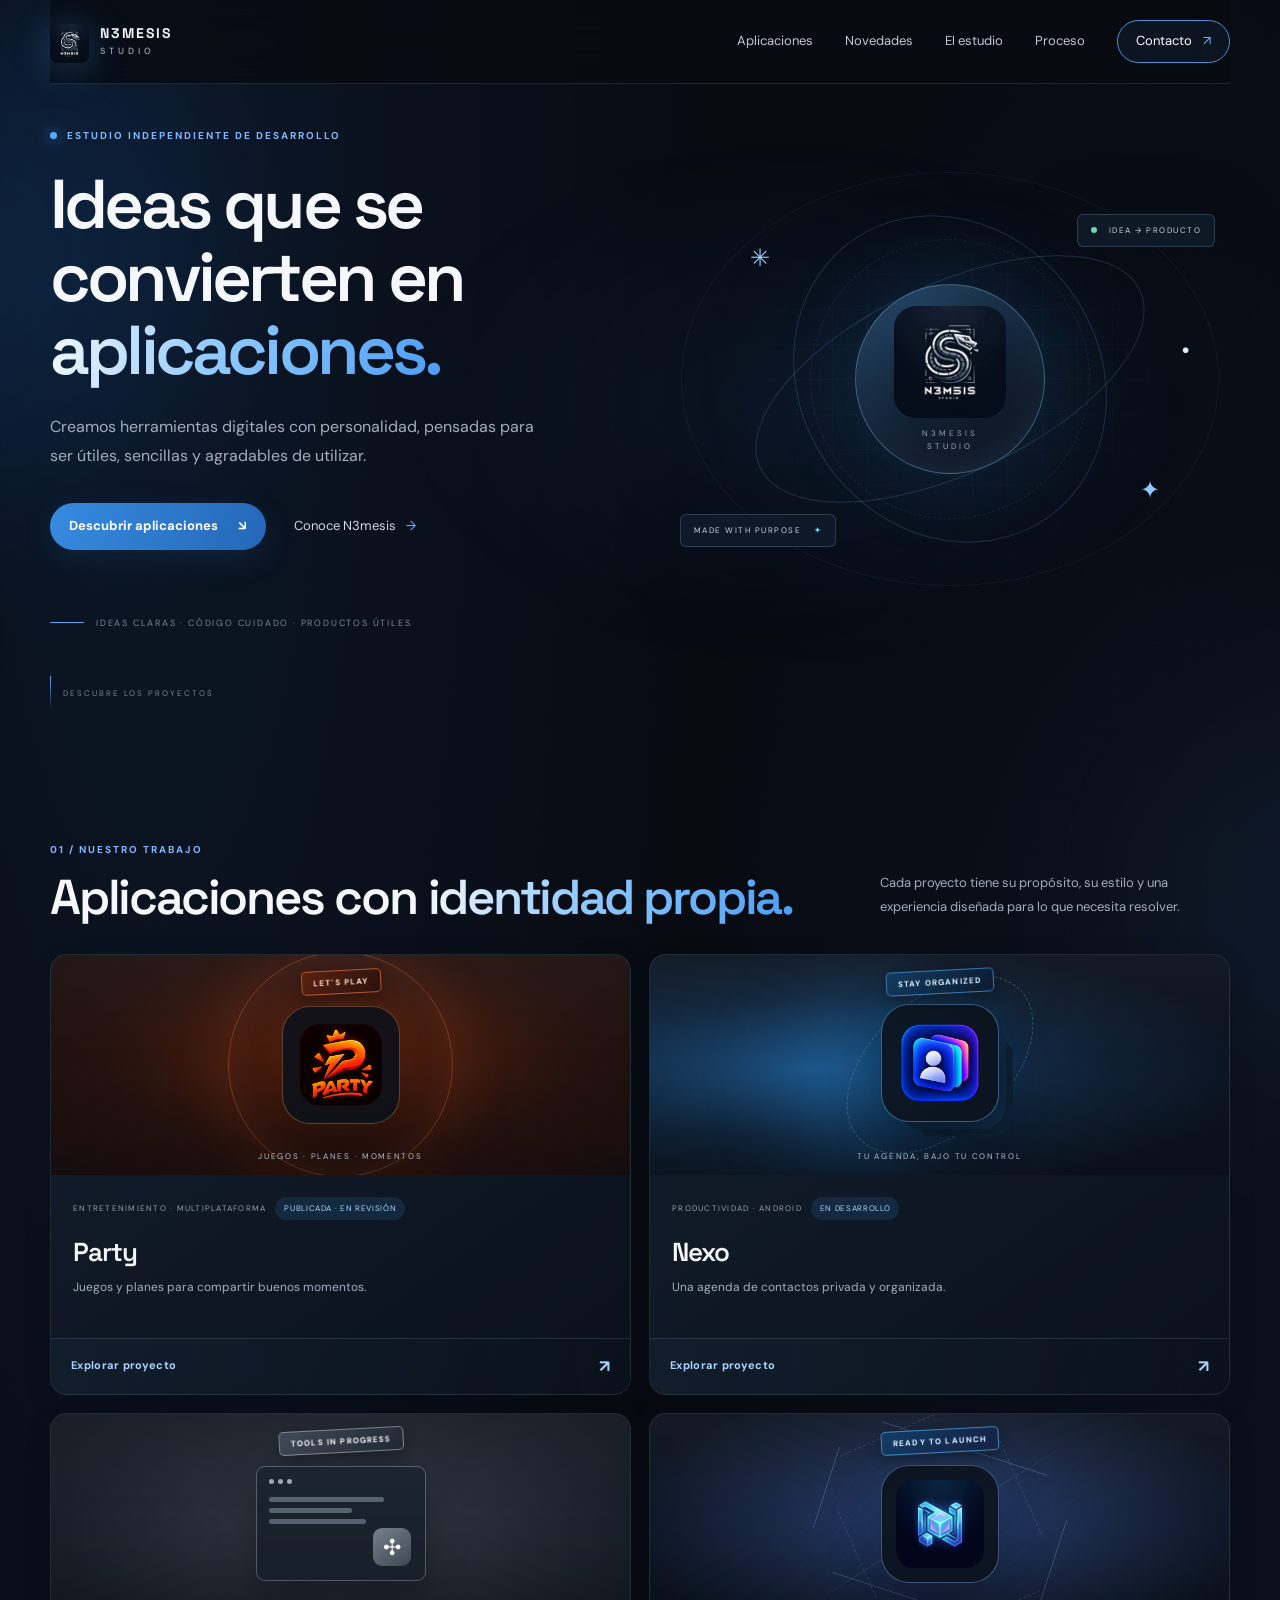
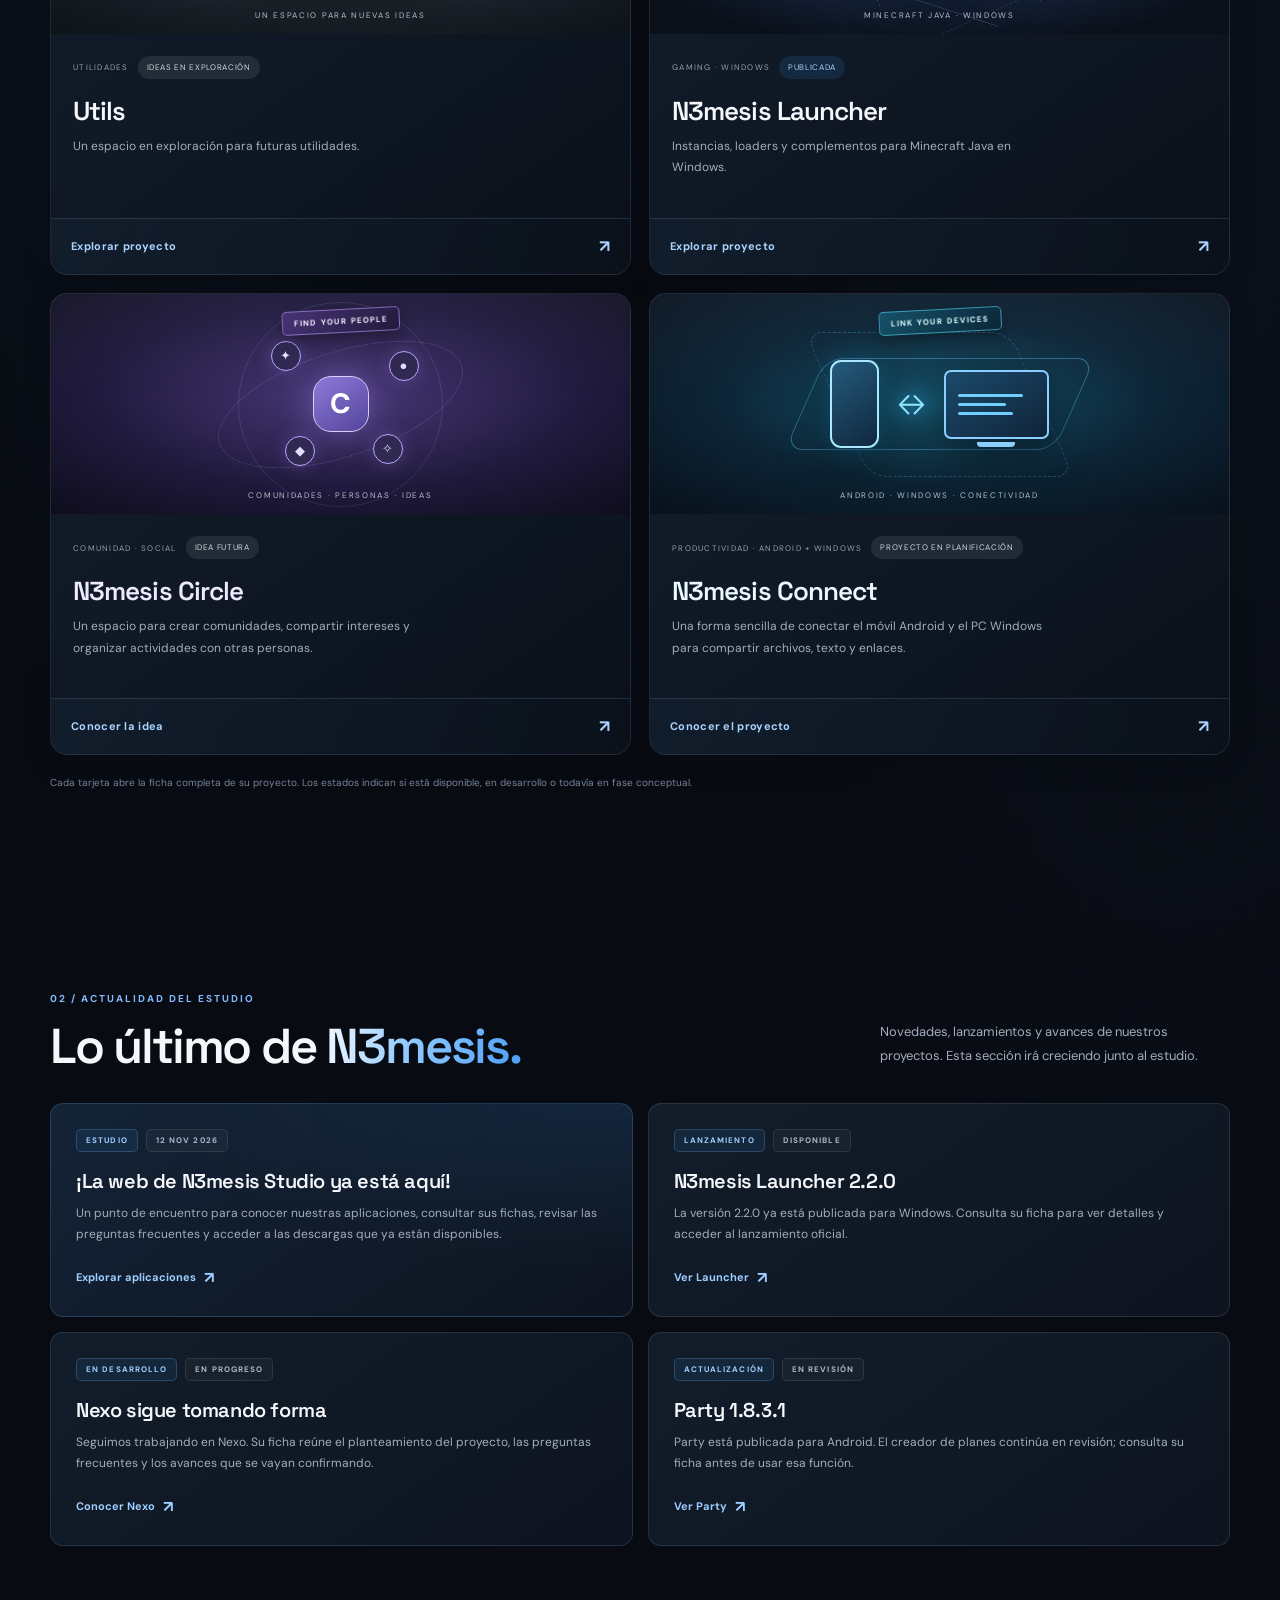
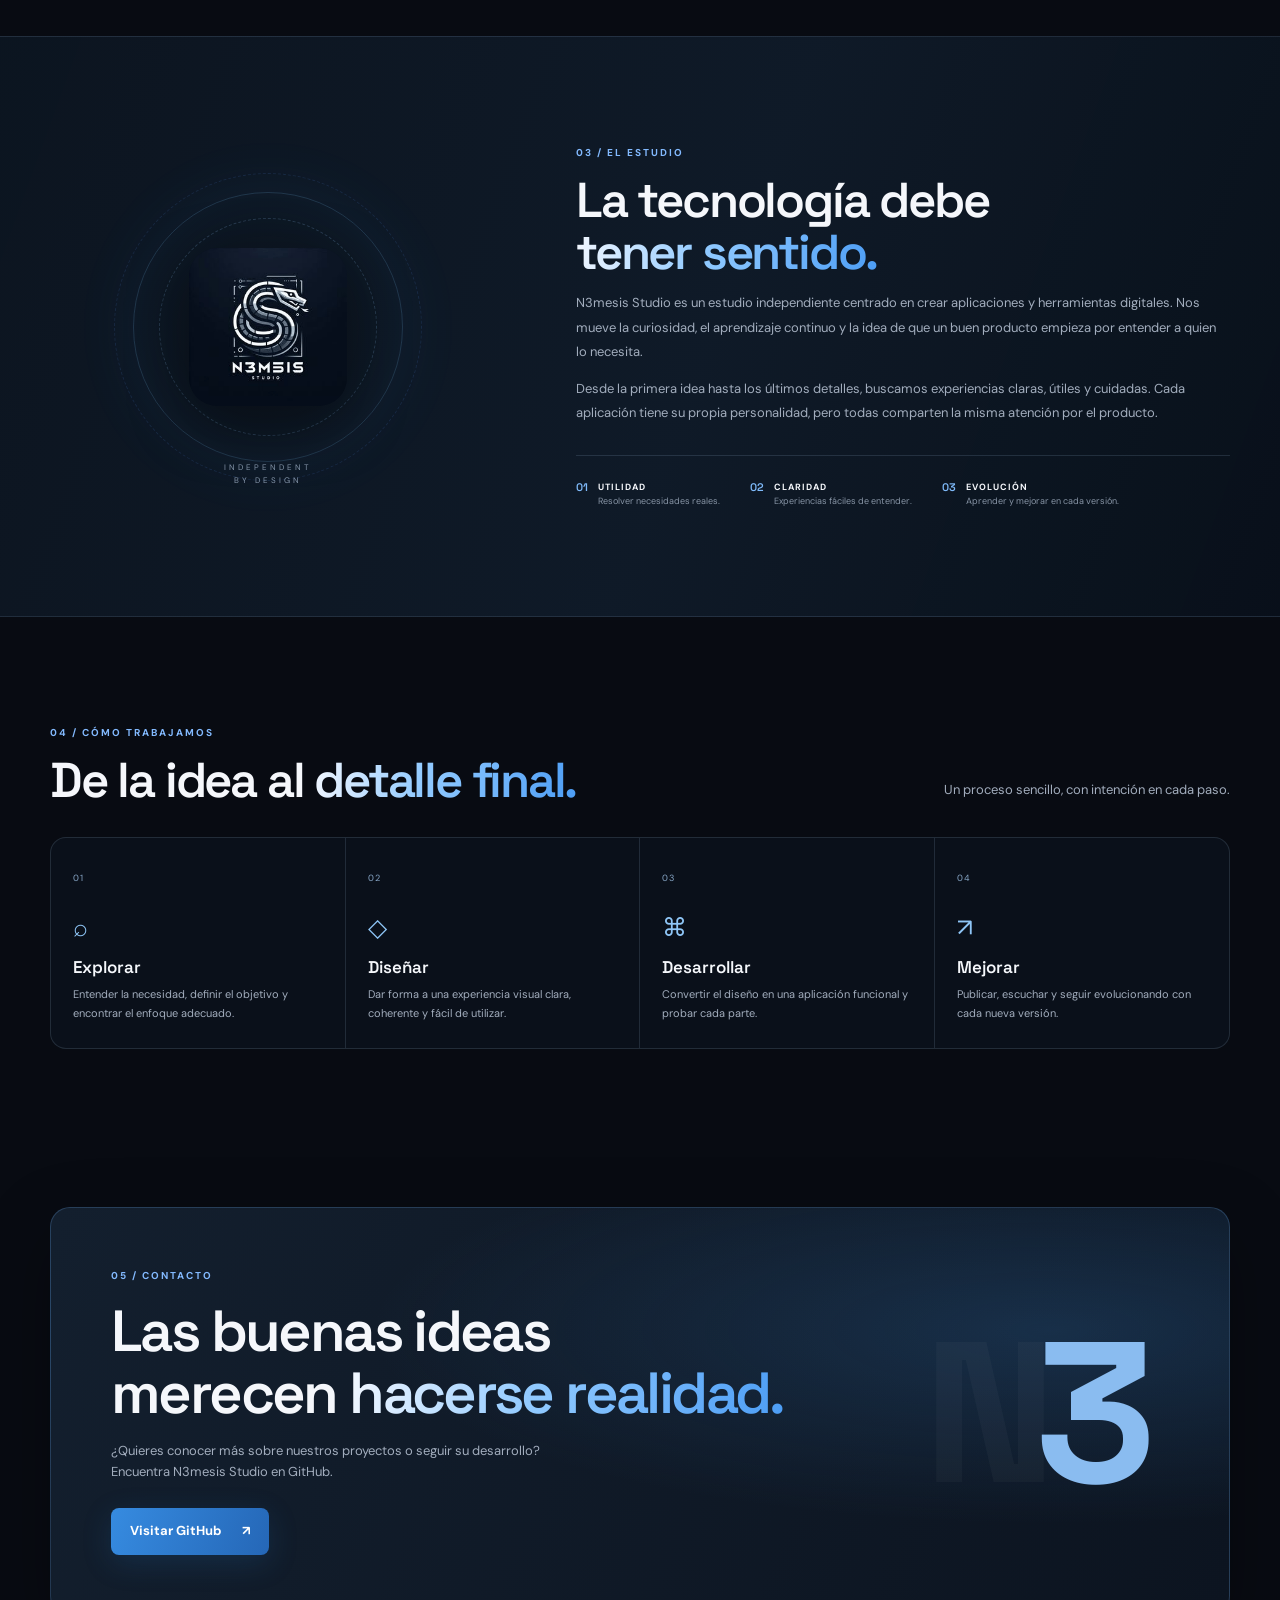
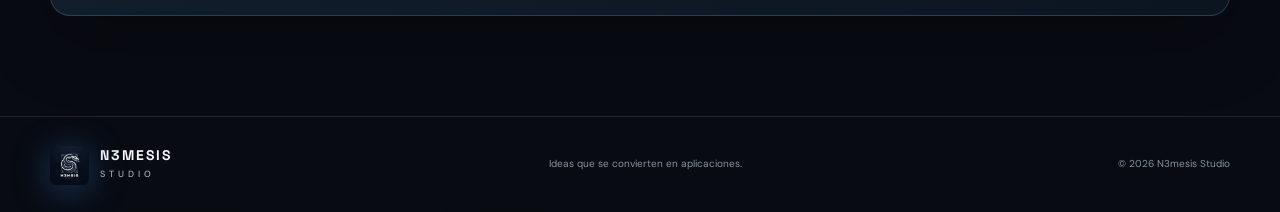
<file: index.html>
<!doctype html>
<html lang="es">
<head>
  <meta charset="utf-8">
  <meta name="viewport" content="width=device-width, initial-scale=1">
  <meta name="theme-color" content="#080b12">
  <meta name="description" content="N3mesis Studio crea aplicaciones y herramientas digitales. Descubre nuestros proyectos y herramientas.">
  <meta property="og:title" content="N3mesis Studio — Ideas que se convierten en aplicaciones">
  <meta property="og:description" content="Aplicaciones independientes diseñadas con intención. Conoce nuestros proyectos.">
  <meta property="og:type" content="website">
  <title>N3mesis Studio — Ideas que se convierten en aplicaciones</title>
  <link rel="icon" href="assets/icon.png" type="image/png">
  <link rel="preconnect" href="https://fonts.googleapis.com">
  <link rel="preconnect" href="https://fonts.gstatic.com" crossorigin>
  <link href="https://fonts.googleapis.com/css2?family=DM+Sans:wght@400;500;600;700&family=Space+Grotesk:wght@400;500;600;700&display=swap" rel="stylesheet">
  <link rel="stylesheet" href="styles.css">
  <link rel="stylesheet" href="premium.css">
  <script defer src="script.js"></script>
</head>
<body>
  <div class="ambient ambient-one" aria-hidden="true"></div>
  <div class="ambient ambient-two" aria-hidden="true"></div>

  <header class="site-header">
    <a class="brand" href="#inicio" aria-label="N3mesis Studio, inicio">
      <span class="brand-mark"><img class="brand-logo-image" src="assets/icon.png" alt=""></span>
      <span class="brand-name">N3MESIS<small>STUDIO</small></span>
    </a>
    <button class="menu-toggle" aria-label="Abrir menú" aria-expanded="false" aria-controls="main-nav"><span></span><span></span></button>
    <nav class="nav" id="main-nav">
      <a href="#proyectos">Aplicaciones</a>
      <a href="#novedades">Novedades</a>
      <a href="#estudio">El estudio</a>
      <a href="#proceso">Proceso</a>
      <a href="#contacto" class="nav-cta">Contacto <span>↗</span></a>
    </nav>
  </header>

  <main>
    <section class="hero section-wrap" id="inicio">
      <div class="hero-copy">
        <div class="eyebrow"><span class="pulse"></span> ESTUDIO INDEPENDIENTE DE DESARROLLO</div>
        <h1>Ideas que se convierten en <span class="gradient-text">aplicaciones.</span></h1>
        <p class="hero-lead">Creamos herramientas digitales con personalidad, pensadas para ser útiles, sencillas y agradables de utilizar.</p>
        <div class="hero-actions">
          <a class="button button-primary" href="#proyectos">Descubrir aplicaciones <span>↘</span></a>
          <a class="text-link" href="#estudio">Conoce N3mesis <span>→</span></a>
        </div>
        <div class="hero-meta"><span class="meta-line"></span><span>IDEAS CLARAS · CÓDIGO CUIDADO · PRODUCTOS ÚTILES</span></div>
      </div>
      <div class="hero-art" aria-label="Identidad visual de N3mesis Studio">
        <div class="hero-grid"></div>
        <div class="orbit orbit-a"></div><div class="orbit orbit-b"></div><div class="orbit orbit-c"></div>
        <div class="core core-studio"><img class="hero-studio-logo" src="assets/icon.png" alt="Logotipo de N3mesis Studio"><div class="core-caption">N3MESIS<br>STUDIO</div></div>
        <span class="spark spark-a">✳</span><span class="spark spark-b">✦</span><span class="spark spark-c">·</span>
        <div class="floating-chip chip-top"><i></i> IDEA → PRODUCTO</div>
        <div class="floating-chip chip-bottom">MADE WITH PURPOSE <b>✦</b></div>
      </div>
      <a class="scroll-cue" href="#proyectos"><span></span> DESCUBRE LOS PROYECTOS</a>
    </section>

    <section class="projects section-wrap section" id="proyectos">
      <div class="section-heading">
        <div><div class="eyebrow">01 / NUESTRO TRABAJO</div><h2>Aplicaciones con <span class="gradient-text">identidad propia.</span></h2></div>
        <p>Cada proyecto tiene su propósito, su estilo y una experiencia diseñada para lo que necesita resolver.</p>
      </div>

      <div class="project-grid">
        <a class="project-card project-party" href="party/" aria-label="Abrir ficha de party">
          <div class="project-visual visual-party" role="img" aria-label="Ilustración de la identidad naranja de Party">
            <div class="party-halo"></div><div class="app-logo-plaque party-logo-plaque"><img class="project-logo" src="assets/icon_party.png" alt="Logotipo de Party"></div>
            <span class="visual-label">JUEGOS · PLANES · MOMENTOS</span>
            <span class="visual-sticker">LET'S PLAY</span>
          </div>
          <div class="project-info">
            <div class="project-topline"><span class="project-type">ENTRETENIMIENTO · MULTIPLATAFORMA</span><span class="status status-progress">PUBLICADA · EN REVISIÓN</span></div>
            <h3>Party</h3>
            <p class="project-description">Juegos y planes para compartir buenos momentos.</p>
            
            
          </div>
        <span class="card-explore">Explorar proyecto <span aria-hidden="true">↗</span></span></a>

        <a class="project-card project-nexo" href="nexo/" aria-label="Abrir ficha de nexo">
          <div class="project-visual visual-nexo" role="img" aria-label="Ilustración de la identidad azul de Nexo">
            <div class="nexo-glow"></div><div class="app-logo-plaque nexo-logo-plaque"><img class="project-logo" src="assets/icon_nexo.png" alt="Logotipo de Nexo"></div>
            <span class="visual-label">TU AGENDA, BAJO TU CONTROL</span>
            <span class="nexo-orbit"></span><span class="visual-sticker nexo-sticker">STAY ORGANIZED</span>
          </div>
          <div class="project-info">
            <div class="project-topline"><span class="project-type">PRODUCTIVIDAD · ANDROID</span><span class="status status-progress">EN DESARROLLO</span></div>
            <h3>Nexo</h3>
            <p class="project-description">Una agenda de contactos privada y organizada.</p>
            
            
          </div>
        <span class="card-explore">Explorar proyecto <span aria-hidden="true">↗</span></span></a>

        <a class="project-card project-utils" href="utils/" aria-label="Abrir ficha de utils">
          <div class="project-visual visual-utils" role="img" aria-label="Ilustración gris neutra para Utils">
            <div class="utils-window"><div class="window-dots"><i></i><i></i><i></i></div><div class="utils-lines"><b></b><b></b><b></b></div><div class="utils-tile">✣</div></div>
            <span class="visual-label">UN ESPACIO PARA NUEVAS IDEAS</span><span class="visual-sticker utils-sticker">TOOLS IN PROGRESS</span>
          </div>
          <div class="project-info">
            <div class="project-topline"><span class="project-type">UTILIDADES</span><span class="status status-concept">IDEAS EN EXPLORACIÓN</span></div>
            <h3>Utils</h3>
            <p class="project-description">Un espacio en exploración para futuras utilidades.</p>
            
            
          </div>
        <span class="card-explore">Explorar proyecto <span aria-hidden="true">↗</span></span></a>

        <a class="project-card project-launcher" href="launcher/" aria-label="Abrir ficha de launcher">
          <div class="project-visual visual-launcher" role="img" aria-label="Identidad visual de N3mesis Launcher">
            <div class="launcher-circuit launcher-circuit-one"></div><div class="launcher-circuit launcher-circuit-two"></div><div class="launcher-crosshair" aria-hidden="true"></div>
            <div class="app-logo-plaque launcher-logo-plaque"><img class="project-logo" src="assets/icon_launcher.png" alt="Logotipo de N3mesis Launcher"></div>
            <span class="visual-label">MINECRAFT JAVA · WINDOWS</span><span class="visual-sticker launcher-sticker">READY TO LAUNCH</span>
          </div>
          <div class="project-info">
            <div class="project-topline"><span class="project-type">GAMING · WINDOWS</span><span class="status status-progress">PUBLICADA</span></div>
            <h3>N3mesis Launcher</h3>
            <p class="project-description">Instancias, loaders y complementos para Minecraft Java en Windows.</p>
            
            
          </div>
        <span class="card-explore">Explorar proyecto <span aria-hidden="true">↗</span></span></a>


        <a class="project-card project-circle" href="circle/" aria-label="Abrir ficha de N3mesis Circle">
          <div class="project-visual visual-circle" role="img" aria-label="Concepto visual de comunidades conectadas en N3mesis Circle">
            <div class="circle-rings circle-rings-one"></div><div class="circle-rings circle-rings-two"></div>
            <div class="circle-nodes"><i class="circle-node node-a">✦</i><i class="circle-node node-b">●</i><i class="circle-node node-c">◆</i><i class="circle-node node-d">✧</i><span class="circle-core">C</span></div>
            <span class="visual-label">COMUNIDADES · PERSONAS · IDEAS</span><span class="visual-sticker circle-sticker">FIND YOUR PEOPLE</span>
          </div>
          <div class="project-info">
            <div class="project-topline"><span class="project-type">COMUNIDAD · SOCIAL</span><span class="status status-concept">IDEA FUTURA</span></div>
            <h3>N3mesis Circle</h3>
            <p class="project-description">Un espacio para crear comunidades, compartir intereses y organizar actividades con otras personas.</p>
          </div>
          <span class="card-explore">Conocer la idea <span aria-hidden="true">↗</span></span>
        </a>

        <a class="project-card project-connect" href="connect/" aria-label="Abrir ficha de N3mesis Connect">
          <div class="project-visual visual-connect" role="img" aria-label="Concepto visual de N3mesis Connect, móvil y ordenador conectados">
            <div class="connect-signal connect-signal-one"></div><div class="connect-signal connect-signal-two"></div>
            <div class="connect-devices"><span class="connect-phone"></span><span class="connect-link">↔</span><span class="connect-pc"><i></i><i></i><i></i></span></div>
            <span class="visual-label">ANDROID · WINDOWS · CONECTIVIDAD</span><span class="visual-sticker connect-sticker">LINK YOUR DEVICES</span>
          </div>
          <div class="project-info">
            <div class="project-topline"><span class="project-type">PRODUCTIVIDAD · ANDROID + WINDOWS</span><span class="status status-concept">PROYECTO EN PLANIFICACIÓN</span></div>
            <h3>N3mesis Connect</h3>
            <p class="project-description">Una forma sencilla de conectar el móvil Android y el PC Windows para compartir archivos, texto y enlaces.</p>
          </div>
          <span class="card-explore">Conocer el proyecto <span aria-hidden="true">↗</span></span>
        </a>
      </div>
      <p class="section-footnote">Cada tarjeta abre la ficha completa de su proyecto. Los estados indican si está disponible, en desarrollo o todavía en fase conceptual.</p>
    </section>

    <section class="news section-wrap section" id="novedades">
      <div class="section-heading">
        <div><div class="eyebrow">02 / ACTUALIDAD DEL ESTUDIO</div><h2>Lo último de <span class="gradient-text">N3mesis.</span></h2></div>
        <p>Novedades, lanzamientos y avances de nuestros proyectos. Esta sección irá creciendo junto al estudio.</p>
      </div>
      <div class="news-grid">
        <article class="news-card news-featured">
          <div class="news-card-top"><span class="news-tag">ESTUDIO</span><time datetime="2026-11-12">12 NOV 2026</time></div>
          <h3>¡La web de N3mesis Studio ya está aquí!</h3>
          <p>Un punto de encuentro para conocer nuestras aplicaciones, consultar sus fichas, revisar las preguntas frecuentes y acceder a las descargas que ya están disponibles.</p>
          <a class="news-link" href="#proyectos">Explorar aplicaciones <span>↗</span></a>
        </article>
        <article class="news-card">
          <div class="news-card-top"><span class="news-tag">LANZAMIENTO</span><span class="news-status">DISPONIBLE</span></div>
          <h3>N3mesis Launcher 2.2.0</h3>
          <p>La versión 2.2.0 ya está publicada para Windows. Consulta su ficha para ver detalles y acceder al lanzamiento oficial.</p>
          <a class="news-link" href="launcher/">Ver Launcher <span>↗</span></a>
        </article>
        <article class="news-card">
          <div class="news-card-top"><span class="news-tag">EN DESARROLLO</span><span class="news-status">EN PROGRESO</span></div>
          <h3>Nexo sigue tomando forma</h3>
          <p>Seguimos trabajando en Nexo. Su ficha reúne el planteamiento del proyecto, las preguntas frecuentes y los avances que se vayan confirmando.</p>
          <a class="news-link" href="nexo/">Conocer Nexo <span>↗</span></a>
        </article>
        <article class="news-card">
          <div class="news-card-top"><span class="news-tag">ACTUALIZACIÓN</span><span class="news-status">EN REVISIÓN</span></div>
          <h3>Party 1.8.3.1</h3>
          <p>Party está publicada para Android. El creador de planes continúa en revisión; consulta su ficha antes de usar esa función.</p>
          <a class="news-link" href="party/">Ver Party <span>↗</span></a>
        </article>
      </div>
    </section>

    <section class="about section" id="estudio"><div class="section-wrap about-layout">
      <div class="about-mark"><img class="about-logo" src="assets/icon.png" alt="Logotipo de N3mesis Studio"><div class="about-ring"></div><span class="about-caption">INDEPENDENT<br>BY DESIGN</span></div>
      <div class="about-copy">
        <div class="eyebrow">03 / EL ESTUDIO</div>
        <h2>La tecnología debe <span class="gradient-text">tener sentido.</span></h2>
        <p>N3mesis Studio es un estudio independiente centrado en crear aplicaciones y herramientas digitales. Nos mueve la curiosidad, el aprendizaje continuo y la idea de que un buen producto empieza por entender a quien lo necesita.</p>
        <p>Desde la primera idea hasta los últimos detalles, buscamos experiencias claras, útiles y cuidadas. Cada aplicación tiene su propia personalidad, pero todas comparten la misma atención por el producto.</p>
        <div class="values">
          <div><b>01</b><span>UTILIDAD<br><small>Resolver necesidades reales.</small></span></div>
          <div><b>02</b><span>CLARIDAD<br><small>Experiencias fáciles de entender.</small></span></div>
          <div><b>03</b><span>EVOLUCIÓN<br><small>Aprender y mejorar en cada versión.</small></span></div>
        </div>
      </div>
    </div></section>

    <section class="process section-wrap section" id="proceso">
      <div class="section-heading"><div><div class="eyebrow">04 / CÓMO TRABAJAMOS</div><h2>De la idea al <span class="gradient-text">detalle final.</span></h2></div><p>Un proceso sencillo, con intención en cada paso.</p></div>
      <div class="steps">
        <article><span class="step-number">01</span><div class="step-icon">⌕</div><h3>Explorar</h3><p>Entender la necesidad, definir el objetivo y encontrar el enfoque adecuado.</p></article>
        <article><span class="step-number">02</span><div class="step-icon">◇</div><h3>Diseñar</h3><p>Dar forma a una experiencia visual clara, coherente y fácil de utilizar.</p></article>
        <article><span class="step-number">03</span><div class="step-icon">⌘</div><h3>Desarrollar</h3><p>Convertir el diseño en una aplicación funcional y probar cada parte.</p></article>
        <article><span class="step-number">04</span><div class="step-icon">↗</div><h3>Mejorar</h3><p>Publicar, escuchar y seguir evolucionando con cada nueva versión.</p></article>
      </div>
    </section>

    <section class="contact section-wrap section" id="contacto">
      <div class="contact-panel"><div class="contact-decoration">N<span>3</span></div><div class="eyebrow">05 / CONTACTO</div><h2>Las buenas ideas<br>merecen <span class="gradient-text">hacerse realidad.</span></h2><p>¿Quieres conocer más sobre nuestros proyectos o seguir su desarrollo? Encuentra N3mesis Studio en GitHub.</p><a class="button button-primary" href="https://github.com/Ocelote9547" target="_blank" rel="noopener">Visitar GitHub <span>↗</span></a></div>
    </section>
  </main>

  <footer class="footer"><div class="section-wrap footer-inner"><a class="brand" href="#inicio"><span class="brand-mark"><img class="brand-logo-image" src="assets/icon.png" alt=""></span><span class="brand-name">N3MESIS<small>STUDIO</small></span></a><span class="footer-tagline">Ideas que se convierten en aplicaciones.</span><span class="copyright">© <span id="year"></span> N3mesis Studio</span></div></footer>
</body>
</html>
</file>
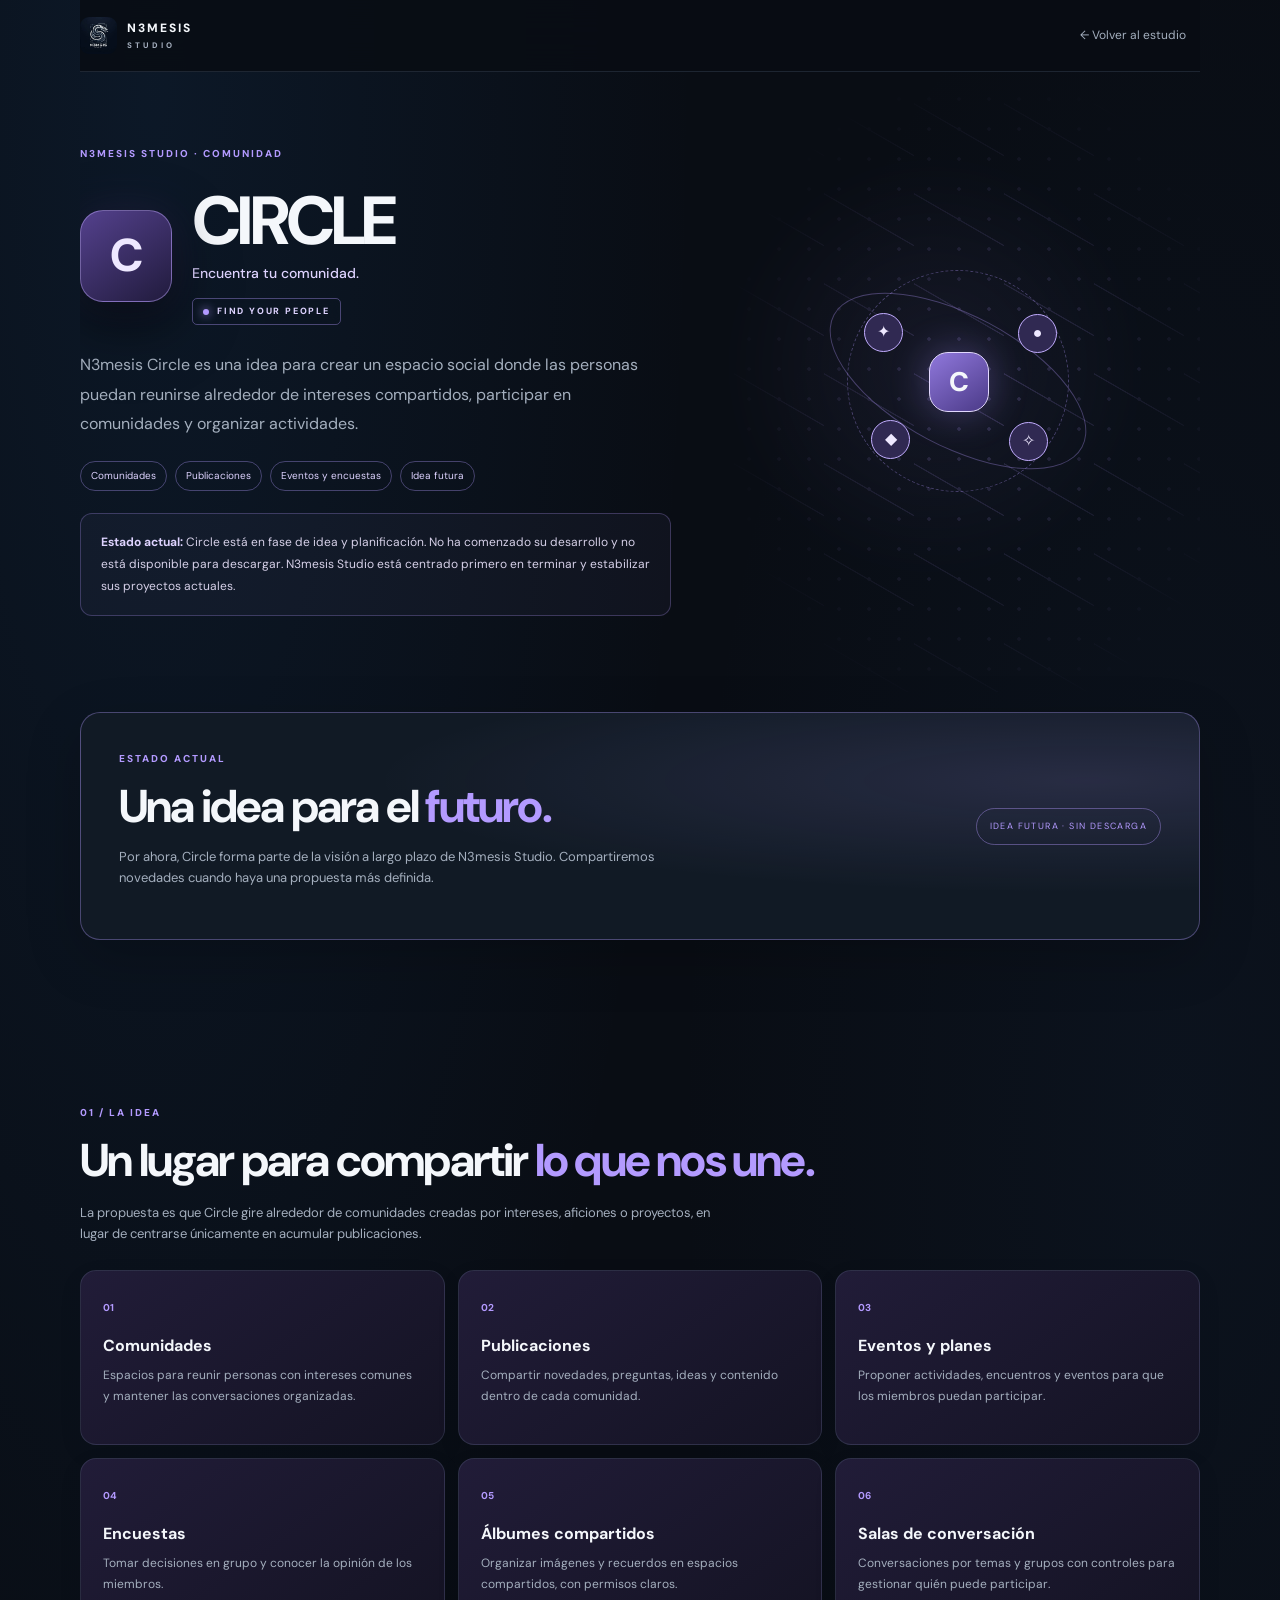
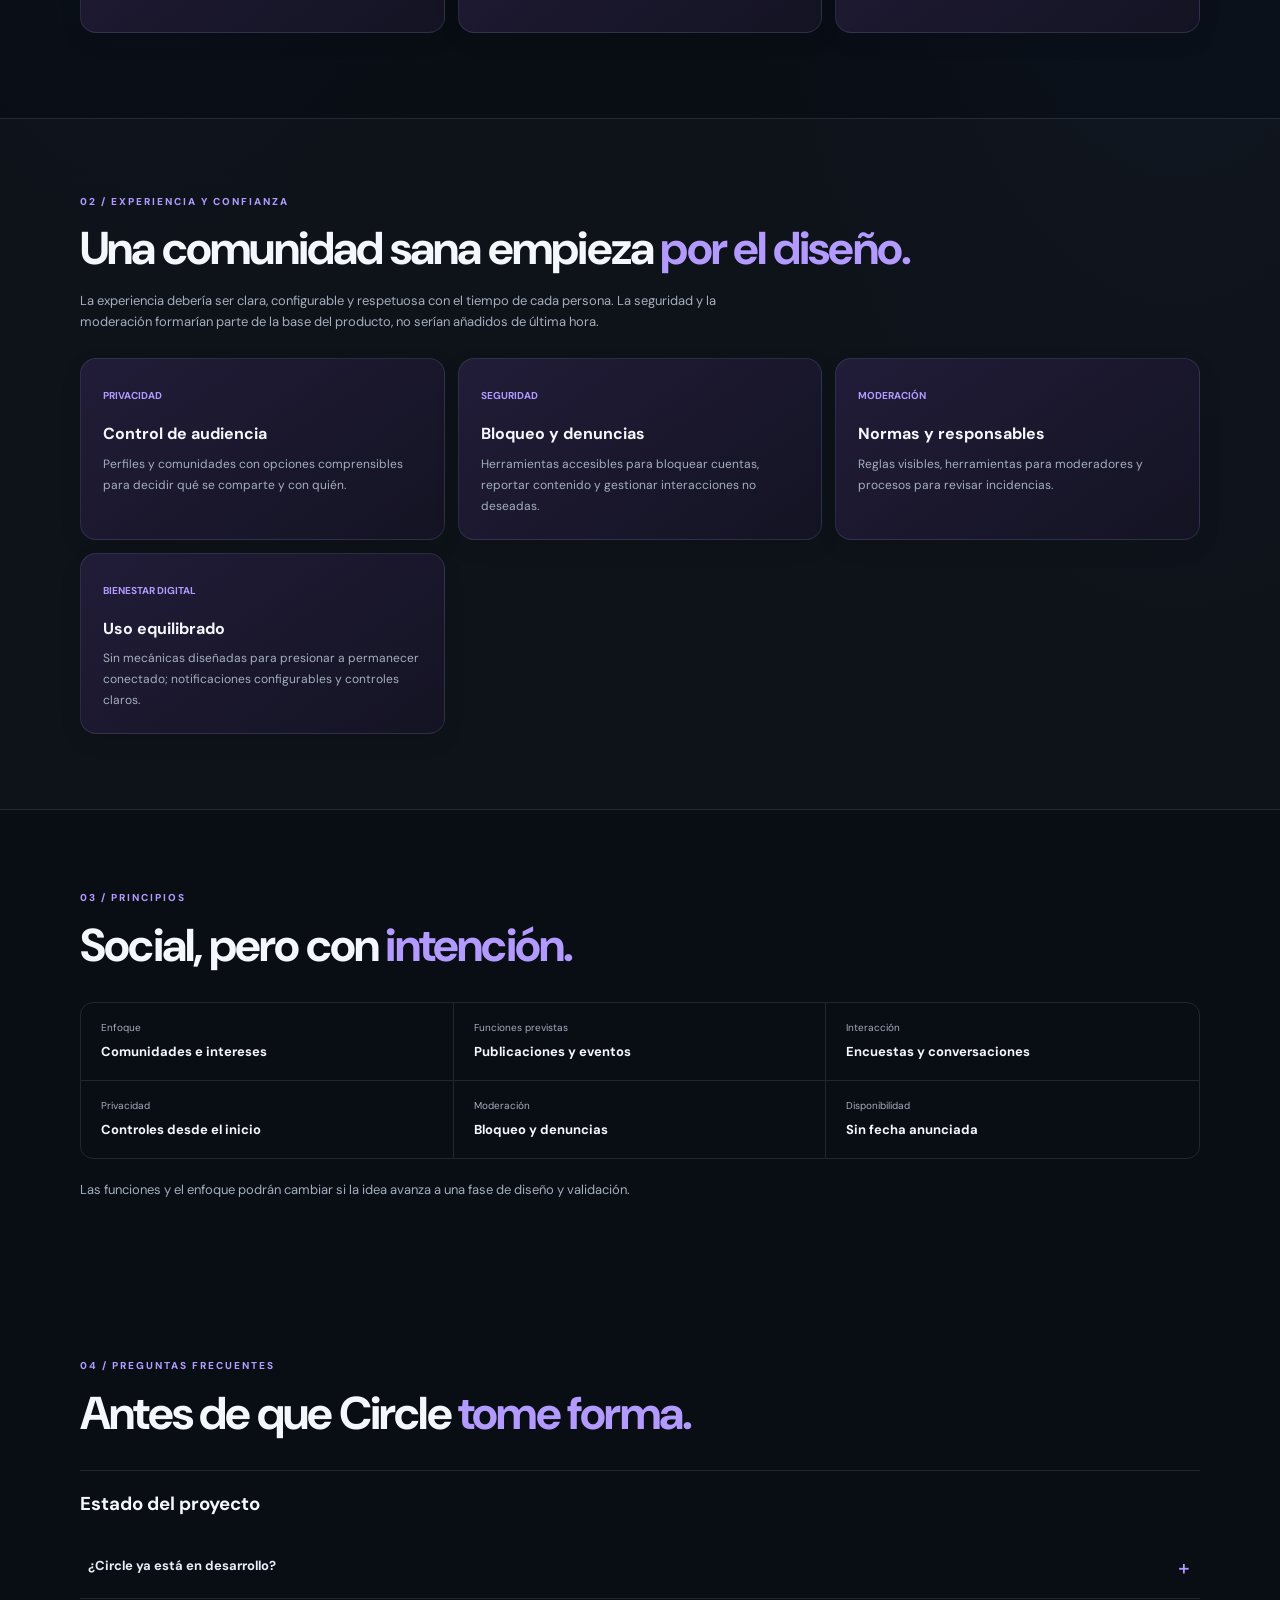
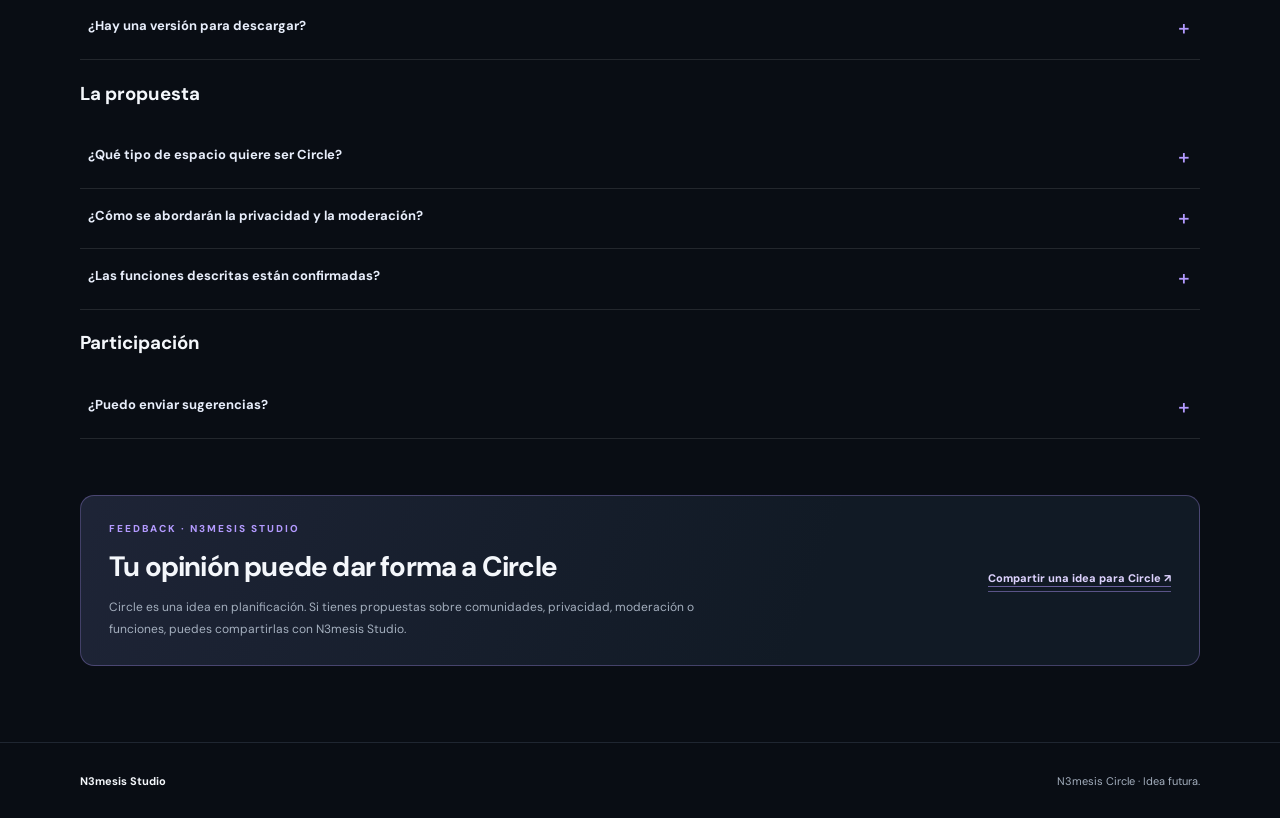
<file: circle/index.html>
<!doctype html>
<html lang="es">
<head>
<meta charset="utf-8"><meta name="viewport" content="width=device-width,initial-scale=1"><meta name="theme-color" content="#100f20">
<meta name="description" content="N3mesis Circle: concepto de una plataforma social para comunidades, intereses y actividades compartidas. Idea futura de N3mesis Studio.">
<meta property="og:title" content="N3mesis Circle — N3mesis Studio"><meta property="og:description" content="Comunidades para compartir intereses e ideas. Concepto futuro de N3mesis Studio.">
<title>N3mesis Circle — N3mesis Studio</title>
<link rel="icon" href="../assets/icon.png" type="image/png">
<link rel="preconnect" href="https://fonts.googleapis.com"><link rel="preconnect" href="https://fonts.gstatic.com" crossorigin>
<link href="https://fonts.googleapis.com/css2?family=DM+Sans:wght@400;500;600;700;800&display=swap" rel="stylesheet">
<link rel="stylesheet" href="../product.css">
<link rel="stylesheet" href="../premium.css">
<style>
.app-circle{--accent:#b39aff;--accent2:#ded3ff;--glow:#7453c5}
.circle-symbol{width:92px;height:92px;display:grid;place-items:center;border-radius:23px;border:1px solid #c1aaff77;background:linear-gradient(145deg,#54418d,#211b3d);color:#eee8ff;font-size:46px;font-weight:800;box-shadow:0 15px 40px #0007,0 0 40px #9c7bff22}
.circle-showcase{position:relative;min-height:340px;display:grid;place-items:center}
.circle-showcase:before,.circle-showcase:after{content:"";position:absolute;border:1px solid #b39aff55;border-radius:50%;width:280px;height:130px;transform:rotate(28deg)}
.circle-showcase:after{width:220px;height:220px;transform:rotate(-35deg);border-style:dashed}
.community-orbit{position:relative;width:220px;height:180px;z-index:1}
.community-core{position:absolute;left:81px;top:61px;width:60px;height:60px;border-radius:19px;background:linear-gradient(145deg,#9078dc,#4b3a88);border:1px solid #e2d8ff;display:grid;place-items:center;font-size:27px;font-weight:800;box-shadow:0 0 38px #a68cff55}
.community-dot{position:absolute;width:39px;height:39px;border-radius:50%;display:grid;place-items:center;background:#302952;border:1px solid #c2adff;color:#eee8ff}
.community-dot.one{left:16px;top:22px}.community-dot.two{right:11px;top:23px}.community-dot.three{left:23px;bottom:12px}.community-dot.four{right:20px;bottom:10px}
.app-circle .feature-grid article{background:linear-gradient(145deg,#211c38,#141323)}
.circle-note{border:1px solid #b39aff44;background:#b39aff0b;border-radius:12px;padding:18px 20px;color:#d6d0e8;font-size:12px;line-height:1.8}
.circle-note b{color:#ded3ff}
@media(max-width:760px){.circle-showcase{min-height:230px}}
@media(max-width:480px){.circle-symbol{width:70px;height:70px;font-size:36px}}
</style>
</head>
<body class="app-circle">
<header class="product-header"><a class="back-brand" href="../"><img src="../assets/icon.png" alt="N3mesis Studio"><span>N3MESIS <small>STUDIO</small></span></a><a class="back-link" href="../">← Volver al estudio</a></header>
<main>
<section class="product-hero wrap">
<div class="product-hero-copy">
<div class="eyebrow">N3MESIS STUDIO · COMUNIDAD</div>
<div class="product-title-row"><div class="circle-symbol" aria-hidden="true">C</div><div><h1>CIRCLE</h1><p class="tagline">Encuentra tu comunidad.</p><div class="hero-signature">FIND YOUR PEOPLE</div></div></div>
<p class="lead">N3mesis Circle es una idea para crear un espacio social donde las personas puedan reunirse alrededor de intereses compartidos, participar en comunidades y organizar actividades.</p>
<div class="hero-pills"><span>Comunidades</span><span>Publicaciones</span><span>Eventos y encuestas</span><span>Idea futura</span></div>
<div class="circle-note"><b>Estado actual:</b> Circle está en fase de idea y planificación. No ha comenzado su desarrollo y no está disponible para descargar. N3mesis Studio está centrado primero en terminar y estabilizar sus proyectos actuales.</div>
</div>
<div class="hero-showcase circle-showcase" role="img" aria-label="Ilustración conceptual de personas y comunidades conectadas">
<div class="community-orbit"><span class="community-dot one">✦</span><span class="community-dot two">●</span><span class="community-dot three">◆</span><span class="community-dot four">✧</span><span class="community-core">C</span></div>
</div>
</section>
<section class="download-section wrap"><div class="download-panel"><div><div class="section-kicker">ESTADO ACTUAL</div><h2>Una idea para el <em>futuro.</em></h2><p>Por ahora, Circle forma parte de la visión a largo plazo de N3mesis Studio. Compartiremos novedades cuando haya una propuesta más definida.</p></div><span class="coming-soon">IDEA FUTURA · SIN DESCARGA</span></div></section>

<section class="wrap product-section">
<div class="section-kicker">01 / LA IDEA</div><h2>Un lugar para compartir <em>lo que nos une.</em></h2>
<p class="section-intro">La propuesta es que Circle gire alrededor de comunidades creadas por intereses, aficiones o proyectos, en lugar de centrarse únicamente en acumular publicaciones.</p>
<div class="feature-grid">
<article><b>01</b><h3>Comunidades</h3><p>Espacios para reunir personas con intereses comunes y mantener las conversaciones organizadas.</p></article>
<article><b>02</b><h3>Publicaciones</h3><p>Compartir novedades, preguntas, ideas y contenido dentro de cada comunidad.</p></article>
<article><b>03</b><h3>Eventos y planes</h3><p>Proponer actividades, encuentros y eventos para que los miembros puedan participar.</p></article>
<article><b>04</b><h3>Encuestas</h3><p>Tomar decisiones en grupo y conocer la opinión de los miembros.</p></article>
<article><b>05</b><h3>Álbumes compartidos</h3><p>Organizar imágenes y recuerdos en espacios compartidos, con permisos claros.</p></article>
<article><b>06</b><h3>Salas de conversación</h3><p>Conversaciones por temas y grupos con controles para gestionar quién puede participar.</p></article>
</div>
</section>
<section class="screens-section"><div class="wrap">
<div class="section-kicker">02 / EXPERIENCIA Y CONFIANZA</div><h2>Una comunidad sana empieza <em>por el diseño.</em></h2>
<p class="section-intro">La experiencia debería ser clara, configurable y respetuosa con el tiempo de cada persona. La seguridad y la moderación formarían parte de la base del producto, no serían añadidos de última hora.</p>
<div class="feature-grid">
<article><b>PRIVACIDAD</b><h3>Control de audiencia</h3><p>Perfiles y comunidades con opciones comprensibles para decidir qué se comparte y con quién.</p></article>
<article><b>SEGURIDAD</b><h3>Bloqueo y denuncias</h3><p>Herramientas accesibles para bloquear cuentas, reportar contenido y gestionar interacciones no deseadas.</p></article>
<article><b>MODERACIÓN</b><h3>Normas y responsables</h3><p>Reglas visibles, herramientas para moderadores y procesos para revisar incidencias.</p></article>
<article><b>BIENESTAR DIGITAL</b><h3>Uso equilibrado</h3><p>Sin mecánicas diseñadas para presionar a permanecer conectado; notificaciones configurables y controles claros.</p></article>
</div>
</div></section>
<section class="wrap product-section">
<div class="section-kicker">03 / PRINCIPIOS</div><h2>Social, pero con <em>intención.</em></h2>
<div class="spec-grid">
<div><span>Enfoque</span><b>Comunidades e intereses</b></div><div><span>Funciones previstas</span><b>Publicaciones y eventos</b></div><div><span>Interacción</span><b>Encuestas y conversaciones</b></div><div><span>Privacidad</span><b>Controles desde el inicio</b></div><div><span>Moderación</span><b>Bloqueo y denuncias</b></div><div><span>Disponibilidad</span><b>Sin fecha anunciada</b></div>
</div>
<p class="section-intro" style="margin-top:20px">Las funciones y el enfoque podrán cambiar si la idea avanza a una fase de diseño y validación.</p>
</section>


<section class="wrap product-section faq-section"><div class="section-kicker">04 / PREGUNTAS FRECUENTES</div><h2>Antes de que Circle <em>tome forma.</em></h2><div class="faq-list">
<div class="faq-group"><h3>Estado del proyecto</h3><details><summary>¿Circle ya está en desarrollo?</summary><p>No. Circle es una idea futura en fase de planificación. N3mesis Studio está centrado primero en sus proyectos actuales.</p></details><details><summary>¿Hay una versión para descargar?</summary><p>No hay aplicación pública ni fecha de lanzamiento anunciada.</p></details></div>
<div class="faq-group"><h3>La propuesta</h3><details><summary>¿Qué tipo de espacio quiere ser Circle?</summary><p>La idea es reunir comunidades alrededor de intereses compartidos, con publicaciones, actividades, encuestas y conversaciones.</p></details><details><summary>¿Cómo se abordarán la privacidad y la moderación?</summary><p>La propuesta contempla controles de audiencia, bloqueo, denuncias y herramientas de moderación desde el diseño. Los detalles se definirán si el proyecto avanza.</p></details><details><summary>¿Las funciones descritas están confirmadas?</summary><p>No. Son conceptos iniciales y podrán cambiar durante la planificación y validación.</p></details></div>
<div class="faq-group"><h3>Participación</h3><details><summary>¿Puedo enviar sugerencias?</summary><p>Sí. Puedes compartir ideas mediante el apartado de feedback al final de esta ficha.</p></details></div></div></section><section class="feedback-section wrap">
  <div class="feedback-panel">
    <div><div class="section-kicker">FEEDBACK · N3MESIS STUDIO</div><h2>Tu opinión puede dar forma a Circle</h2><p>Circle es una idea en planificación. Si tienes propuestas sobre comunidades, privacidad, moderación o funciones, puedes compartirlas con N3mesis Studio.</p></div>
    <div class="feedback-actions"><a href="https://github.com/Ocelote9547/Ocelote9547.github.io/issues/new?title=Idea%20para%20N3mesis%20Circle" target="_blank" rel="noopener">Compartir una idea para Circle ↗</a></div>
  </div>
</section>
</main>
<footer class="product-footer"><a href="../">N3mesis Studio</a><span>N3mesis Circle · Idea futura.</span></footer>
</body></html>
</file>
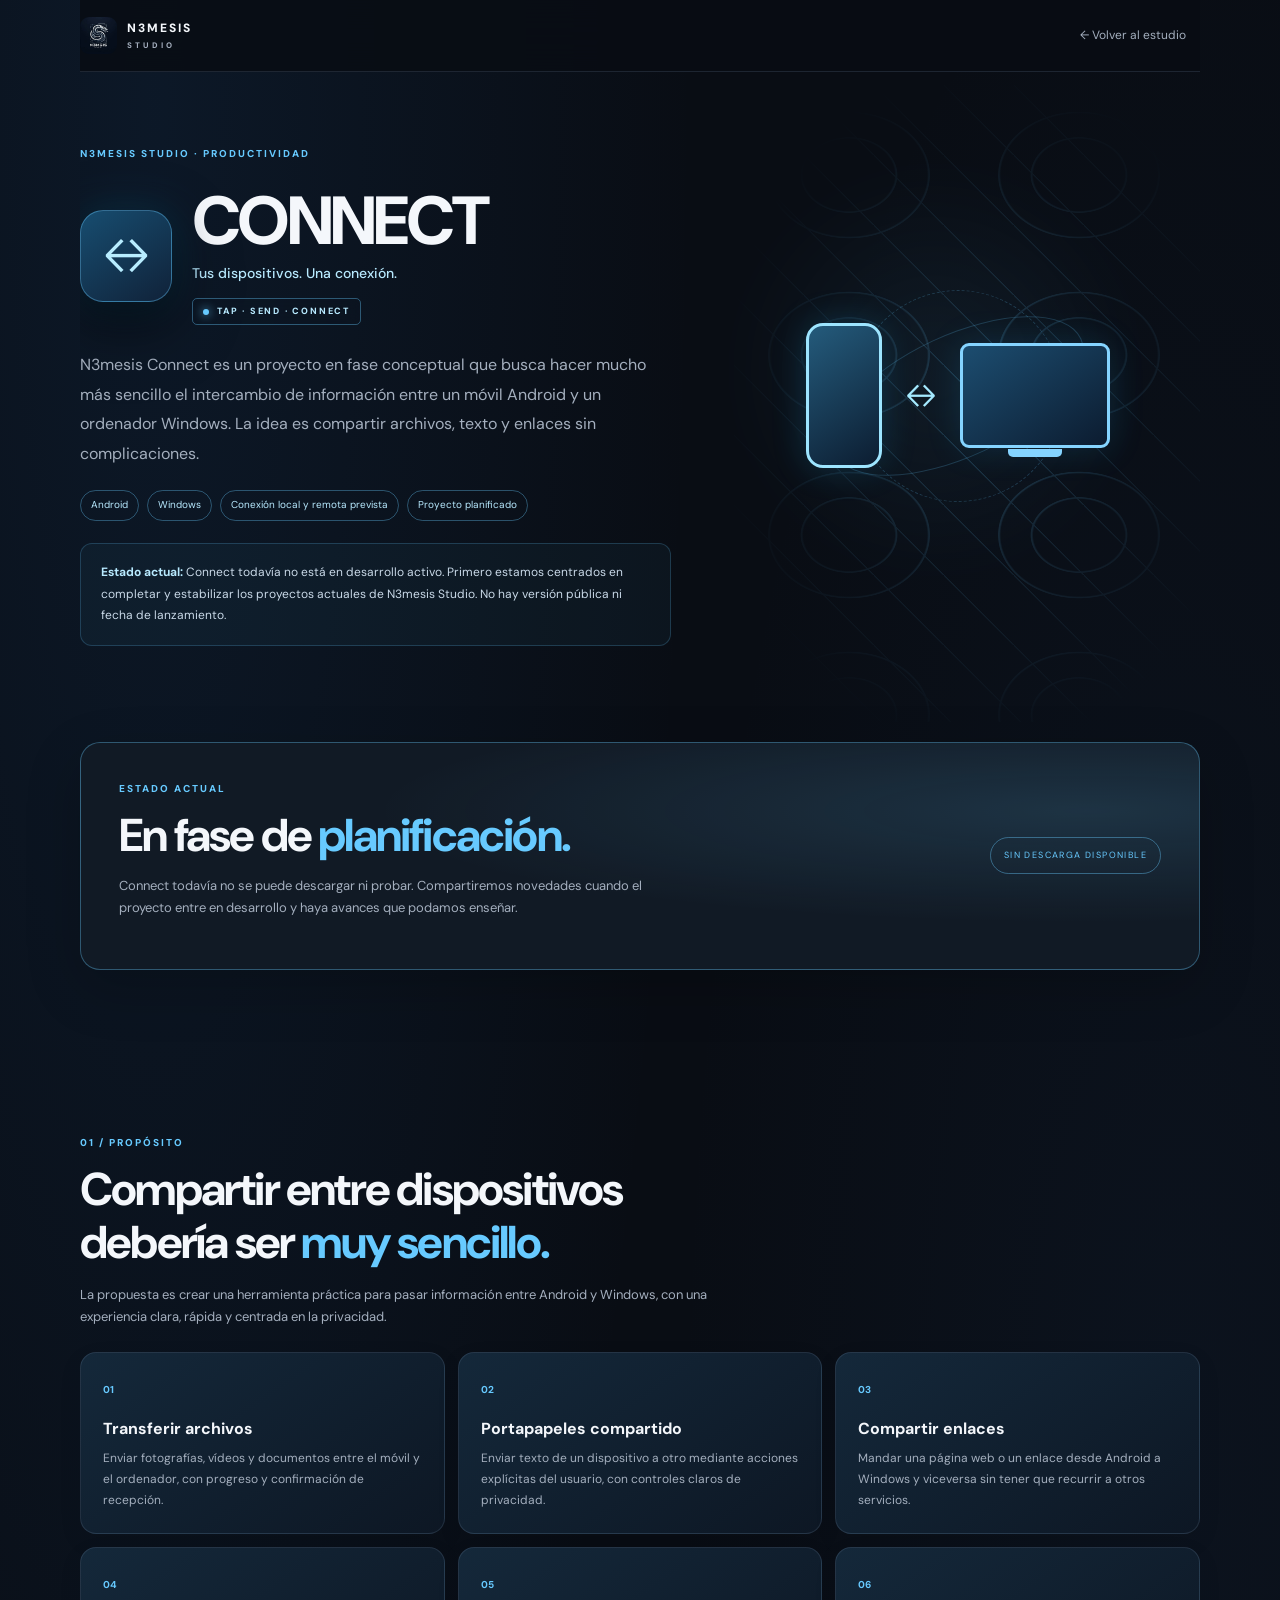
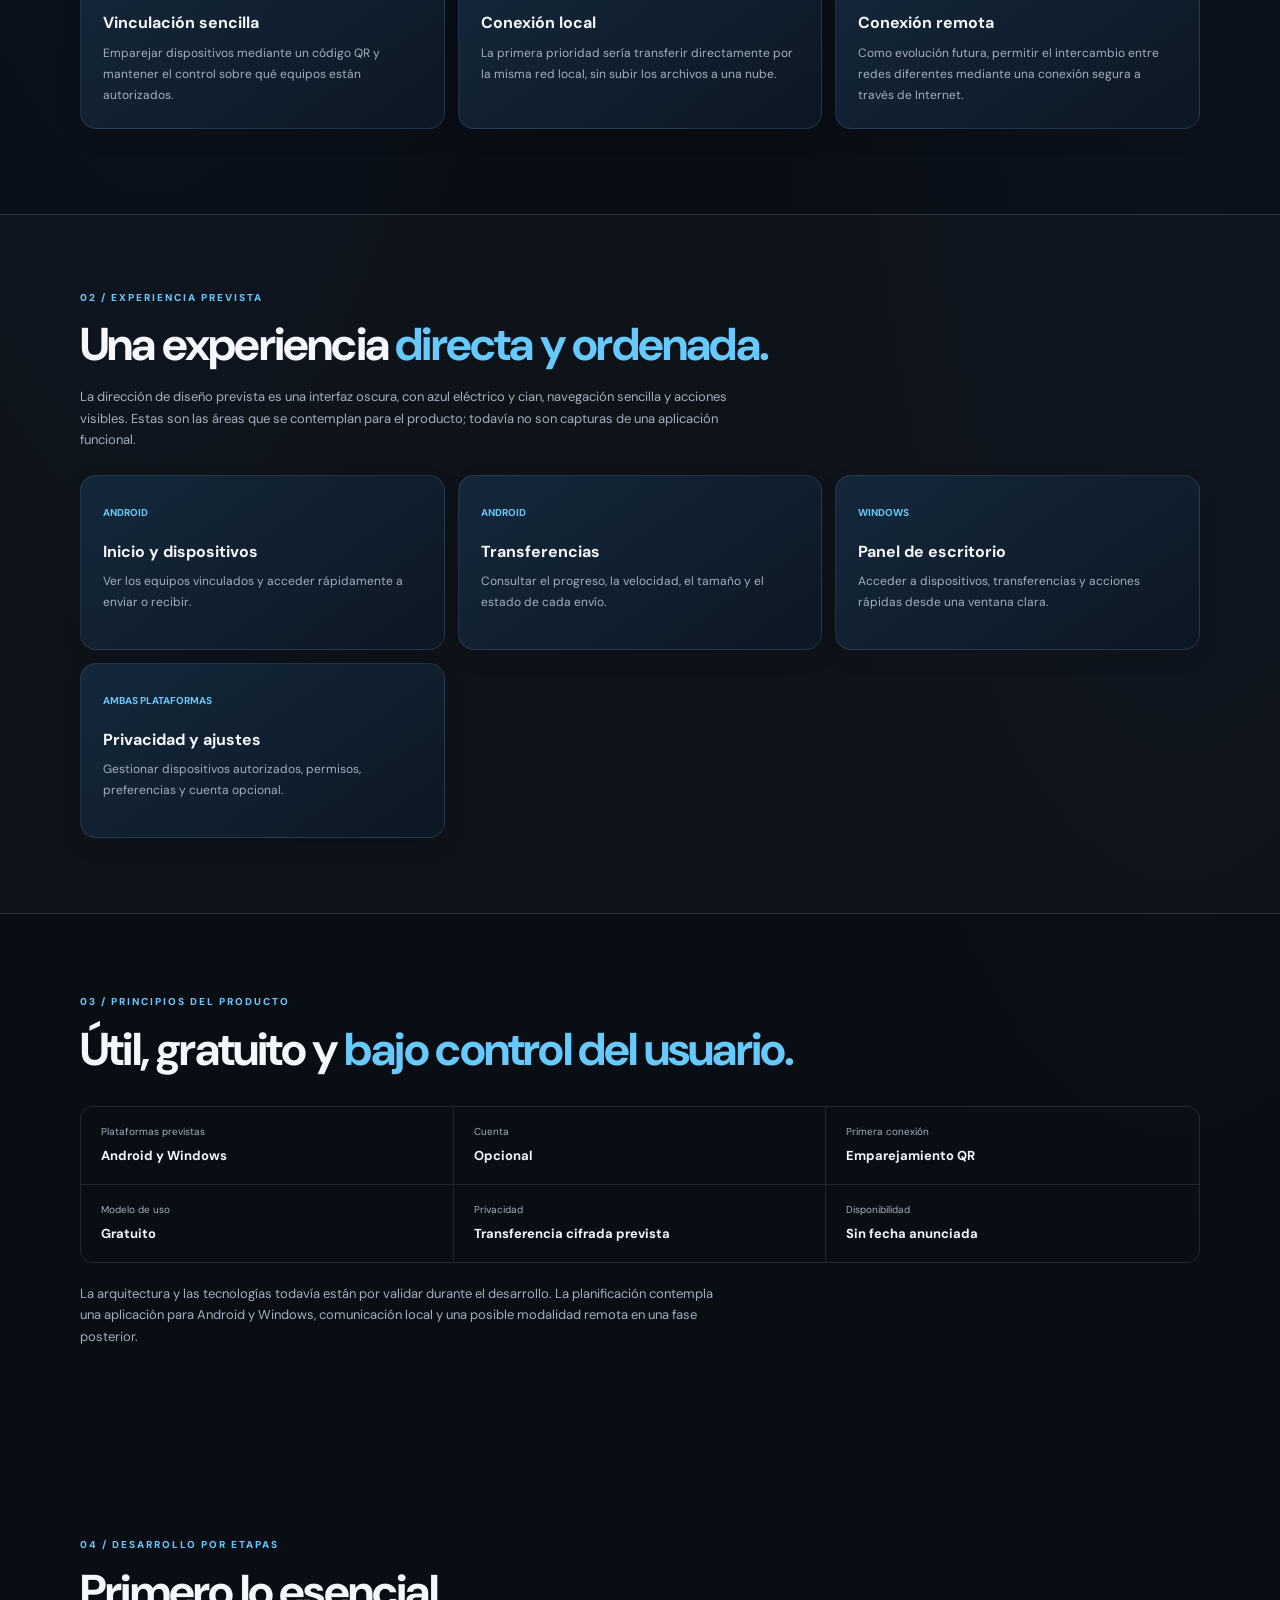
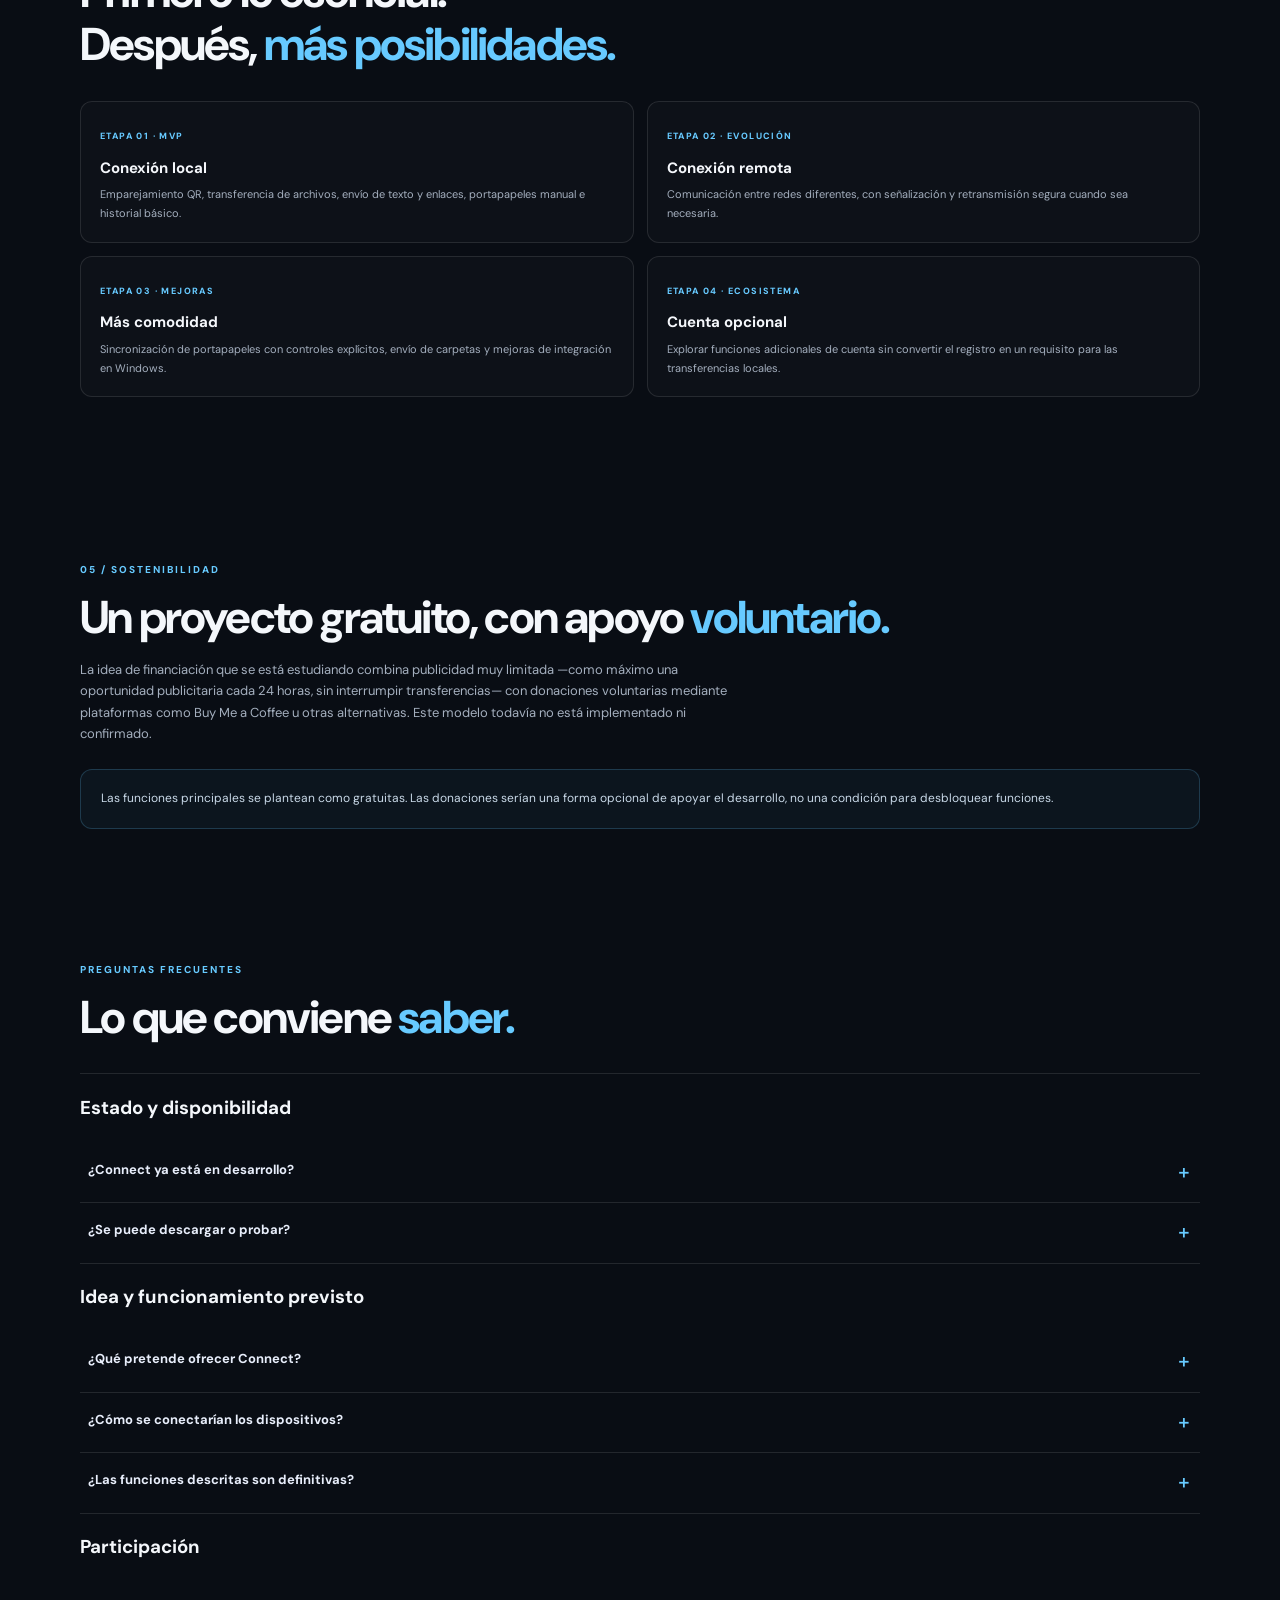
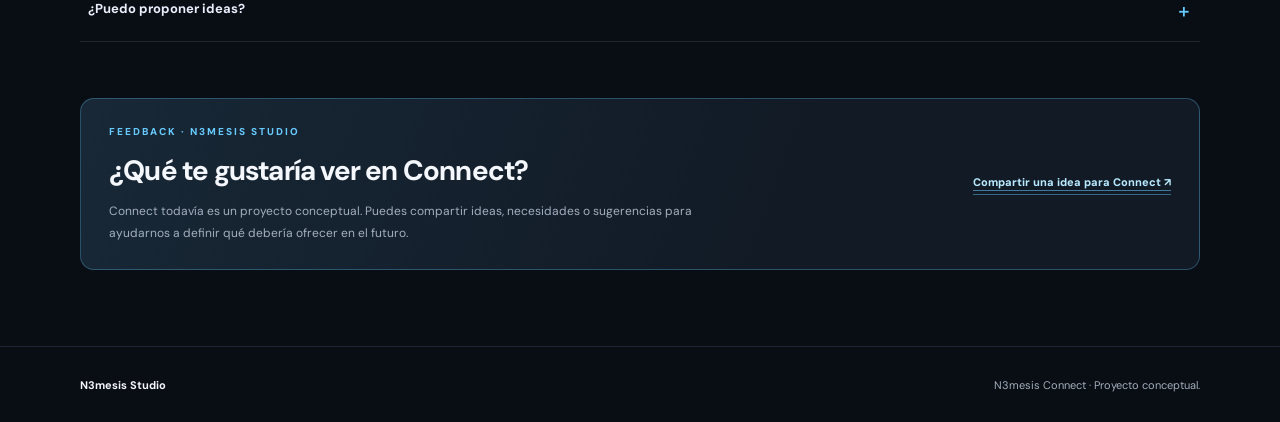
<file: connect/index.html>
<!doctype html>
<html lang="es">
<head>
  <meta charset="utf-8">
  <meta name="viewport" content="width=device-width,initial-scale=1">
  <meta name="theme-color" content="#091321">
  <meta name="description" content="N3mesis Connect: el concepto de una aplicación para conectar Android y Windows y compartir archivos, texto y enlaces. Proyecto en planificación.">
  <meta property="og:title" content="N3mesis Connect — N3mesis Studio">
  <meta property="og:description" content="Una conexión sencilla entre Android y Windows. Proyecto conceptual de N3mesis Studio.">
  <title>N3mesis Connect — N3mesis Studio</title>
  <link rel="icon" href="../assets/icon.png" type="image/png">
  <link rel="preconnect" href="https://fonts.googleapis.com">
  <link rel="preconnect" href="https://fonts.gstatic.com" crossorigin>
  <link href="https://fonts.googleapis.com/css2?family=DM+Sans:wght@400;500;600;700;800&display=swap" rel="stylesheet">
  <link rel="stylesheet" href="../product.css">
<link rel="stylesheet" href="../premium.css">
  <style>
    .app-connect{--accent:#67caff;--accent2:#b8eaff;--glow:#087eb8}
    .connect-symbol{width:92px;height:92px;display:grid;place-items:center;border-radius:23px;border:1px solid #67caff66;background:linear-gradient(145deg,#174d70,#102239);color:#b8edff;font-size:45px;box-shadow:0 15px 40px #0007,0 0 40px #20a9e933}
    .connect-showcase{position:relative;display:flex;align-items:center;justify-content:center;gap:24px;min-height:340px}
    .connect-showcase:before,.connect-showcase:after{content:"";position:absolute;border:1px solid #67caff35;border-radius:50%;width:270px;height:120px;transform:rotate(-25deg)}
    .connect-showcase:after{width:210px;height:210px;transform:rotate(40deg);border-style:dashed}
    .device-phone{z-index:1;width:76px;height:145px;border:3px solid #9de5ff;border-radius:17px;background:linear-gradient(145deg,#245b7c,#0c1d31);box-shadow:0 0 35px #20baff30}
    .device-arrow{z-index:1;color:#a5eaff;font-size:30px}
    .device-monitor{z-index:1;width:150px;height:105px;border:3px solid #85d4ff;border-radius:9px;background:linear-gradient(145deg,#1c4d70,#0c1c30);position:relative;box-shadow:0 0 35px #20baff25}
    .device-monitor:after{content:"";position:absolute;bottom:-12px;left:45px;width:54px;height:8px;background:#85d4ff;border-radius:0 0 5px 5px}
    .app-connect .feature-grid article{background:linear-gradient(145deg,#14283a,#0d1724)}
    .planned-note{border:1px solid #67caff35;background:#67caff0b;border-radius:12px;padding:18px 20px;color:#c9d9e8;font-size:12px;line-height:1.8}
    .planned-note b{color:#b8eaff}
    .roadmap-list{display:grid;grid-template-columns:repeat(2,minmax(0,1fr));gap:13px}
    .roadmap-list article{padding:19px;border:1px solid var(--line);border-radius:12px;background:#ffffff05}
    .roadmap-list small{color:var(--accent);font-size:9px;letter-spacing:1.4px;font-weight:800}
    .roadmap-list h3{font-size:15px;margin:8px 0 5px}
    .roadmap-list p{font-size:11px;color:var(--muted);margin:0;line-height:1.7}
    @media(max-width:760px){.connect-showcase{min-height:240px}.roadmap-list{grid-template-columns:1fr 1fr}}
    @media(max-width:480px){.connect-symbol{width:70px;height:70px;font-size:35px}.connect-showcase{gap:15px}.device-phone{width:59px;height:118px}.device-monitor{width:112px;height:82px}.device-monitor:after{left:33px;width:42px}.roadmap-list{grid-template-columns:1fr}}
  </style>
</head>
<body class="app-connect">
  <header class="product-header">
    <a class="back-brand" href="../"><img src="../assets/icon.png" alt="N3mesis Studio"><span>N3MESIS <small>STUDIO</small></span></a>
    <a class="back-link" href="../">← Volver al estudio</a>
  </header>
  <main>
    <section class="product-hero wrap">
      <div class="product-hero-copy">
        <div class="eyebrow">N3MESIS STUDIO · PRODUCTIVIDAD</div>
        <div class="product-title-row"><div class="connect-symbol" aria-hidden="true">↔</div><div><h1>CONNECT</h1><p class="tagline">Tus dispositivos. Una conexión.</p><div class="hero-signature">TAP · SEND · CONNECT</div></div></div>
        <p class="lead">N3mesis Connect es un proyecto en fase conceptual que busca hacer mucho más sencillo el intercambio de información entre un móvil Android y un ordenador Windows. La idea es compartir archivos, texto y enlaces sin complicaciones.</p>
        <div class="hero-pills"><span>Android</span><span>Windows</span><span>Conexión local y remota prevista</span><span>Proyecto planificado</span></div>
        <div class="planned-note"><b>Estado actual:</b> Connect todavía no está en desarrollo activo. Primero estamos centrados en completar y estabilizar los proyectos actuales de N3mesis Studio. No hay versión pública ni fecha de lanzamiento.</div>
      </div>
      <div class="hero-showcase connect-showcase" role="img" aria-label="Concepto visual de un teléfono y un ordenador conectados">
        <div class="device-phone"></div><span class="device-arrow">↔</span><div class="device-monitor"></div>
      </div>
    </section>
<section class="download-section wrap">
      <div class="download-panel">
        <div><div class="section-kicker">ESTADO ACTUAL</div><h2>En fase de <em>planificación.</em></h2><p>Connect todavía no se puede descargar ni probar. Compartiremos novedades cuando el proyecto entre en desarrollo y haya avances que podamos enseñar.</p></div>
        <span class="coming-soon">SIN DESCARGA DISPONIBLE</span>
      </div>
    </section>


    <section class="wrap product-section">
      <div class="section-kicker">01 / PROPÓSITO</div>
      <h2>Compartir entre dispositivos debería ser <em>muy sencillo.</em></h2>
      <p class="section-intro">La propuesta es crear una herramienta práctica para pasar información entre Android y Windows, con una experiencia clara, rápida y centrada en la privacidad.</p>
      <div class="feature-grid">
        <article><b>01</b><h3>Transferir archivos</h3><p>Enviar fotografías, vídeos y documentos entre el móvil y el ordenador, con progreso y confirmación de recepción.</p></article>
        <article><b>02</b><h3>Portapapeles compartido</h3><p>Enviar texto de un dispositivo a otro mediante acciones explícitas del usuario, con controles claros de privacidad.</p></article>
        <article><b>03</b><h3>Compartir enlaces</h3><p>Mandar una página web o un enlace desde Android a Windows y viceversa sin tener que recurrir a otros servicios.</p></article>
        <article><b>04</b><h3>Vinculación sencilla</h3><p>Emparejar dispositivos mediante un código QR y mantener el control sobre qué equipos están autorizados.</p></article>
        <article><b>05</b><h3>Conexión local</h3><p>La primera prioridad sería transferir directamente por la misma red local, sin subir los archivos a una nube.</p></article>
        <article><b>06</b><h3>Conexión remota</h3><p>Como evolución futura, permitir el intercambio entre redes diferentes mediante una conexión segura a través de Internet.</p></article>
      </div>
    </section>

    <section class="screens-section">
      <div class="wrap">
        <div class="section-kicker">02 / EXPERIENCIA PREVISTA</div>
        <h2>Una experiencia <em>directa y ordenada.</em></h2>
        <p class="section-intro">La dirección de diseño prevista es una interfaz oscura, con azul eléctrico y cian, navegación sencilla y acciones visibles. Estas son las áreas que se contemplan para el producto; todavía no son capturas de una aplicación funcional.</p>
        <div class="feature-grid">
          <article><b>ANDROID</b><h3>Inicio y dispositivos</h3><p>Ver los equipos vinculados y acceder rápidamente a enviar o recibir.</p></article>
          <article><b>ANDROID</b><h3>Transferencias</h3><p>Consultar el progreso, la velocidad, el tamaño y el estado de cada envío.</p></article>
          <article><b>WINDOWS</b><h3>Panel de escritorio</h3><p>Acceder a dispositivos, transferencias y acciones rápidas desde una ventana clara.</p></article>
          <article><b>AMBAS PLATAFORMAS</b><h3>Privacidad y ajustes</h3><p>Gestionar dispositivos autorizados, permisos, preferencias y cuenta opcional.</p></article>
        </div>
      </div>
    </section>

    <section class="wrap product-section">
      <div class="section-kicker">03 / PRINCIPIOS DEL PRODUCTO</div>
      <h2>Útil, gratuito y <em>bajo control del usuario.</em></h2>
      <div class="spec-grid">
        <div><span>Plataformas previstas</span><b>Android y Windows</b></div>
        <div><span>Cuenta</span><b>Opcional</b></div>
        <div><span>Primera conexión</span><b>Emparejamiento QR</b></div>
        <div><span>Modelo de uso</span><b>Gratuito</b></div>
        <div><span>Privacidad</span><b>Transferencia cifrada prevista</b></div>
        <div><span>Disponibilidad</span><b>Sin fecha anunciada</b></div>
      </div>
      <p class="section-intro" style="margin-top:20px">La arquitectura y las tecnologías todavía están por validar durante el desarrollo. La planificación contempla una aplicación para Android y Windows, comunicación local y una posible modalidad remota en una fase posterior.</p>
    </section>

    <section class="wrap product-section">
      <div class="section-kicker">04 / DESARROLLO POR ETAPAS</div>
      <h2>Primero lo esencial. Después, <em>más posibilidades.</em></h2>
      <div class="roadmap-list">
        <article><small>ETAPA 01 · MVP</small><h3>Conexión local</h3><p>Emparejamiento QR, transferencia de archivos, envío de texto y enlaces, portapapeles manual e historial básico.</p></article>
        <article><small>ETAPA 02 · EVOLUCIÓN</small><h3>Conexión remota</h3><p>Comunicación entre redes diferentes, con señalización y retransmisión segura cuando sea necesaria.</p></article>
        <article><small>ETAPA 03 · MEJORAS</small><h3>Más comodidad</h3><p>Sincronización de portapapeles con controles explícitos, envío de carpetas y mejoras de integración en Windows.</p></article>
        <article><small>ETAPA 04 · ECOSISTEMA</small><h3>Cuenta opcional</h3><p>Explorar funciones adicionales de cuenta sin convertir el registro en un requisito para las transferencias locales.</p></article>
      </div>
    </section>

    <section class="wrap product-section">
      <div class="section-kicker">05 / SOSTENIBILIDAD</div>
      <h2>Un proyecto gratuito, con apoyo <em>voluntario.</em></h2>
      <p class="section-intro">La idea de financiación que se está estudiando combina publicidad muy limitada —como máximo una oportunidad publicitaria cada 24 horas, sin interrumpir transferencias— con donaciones voluntarias mediante plataformas como Buy Me a Coffee u otras alternativas. Este modelo todavía no está implementado ni confirmado.</p>
      <div class="planned-note">Las funciones principales se plantean como gratuitas. Las donaciones serían una forma opcional de apoyar el desarrollo, no una condición para desbloquear funciones.</div>
    </section>

    
  
<section class="wrap product-section faq-section"><div class="section-kicker">PREGUNTAS FRECUENTES</div><h2>Lo que conviene <em>saber.</em></h2><div class="faq-list">
<div class="faq-group"><h3>Estado y disponibilidad</h3><details><summary>¿Connect ya está en desarrollo?</summary><p>No. Connect sigue en fase de planificación; primero estamos centrados en completar y estabilizar los proyectos actuales.</p></details><details><summary>¿Se puede descargar o probar?</summary><p>Todavía no hay una versión pública ni una fecha de lanzamiento anunciada.</p></details></div>
<div class="faq-group"><h3>Idea y funcionamiento previsto</h3><details><summary>¿Qué pretende ofrecer Connect?</summary><p>La idea es facilitar el intercambio de archivos, texto y enlaces entre Android y Windows.</p></details><details><summary>¿Cómo se conectarían los dispositivos?</summary><p>La planificación contempla empezar por conexiones en la misma red local y estudiar una modalidad remota en una fase posterior. La arquitectura aún está por validar.</p></details><details><summary>¿Las funciones descritas son definitivas?</summary><p>No. Son propuestas de planificación y podrían cambiar cuando el proyecto avance a diseño y desarrollo.</p></details></div>
<div class="faq-group"><h3>Participación</h3><details><summary>¿Puedo proponer ideas?</summary><p>Sí. Puedes compartir sugerencias mediante el enlace de feedback al final de esta página.</p></details></div></div></section><section class="feedback-section wrap">
  <div class="feedback-panel">
    <div><div class="section-kicker">FEEDBACK · N3MESIS STUDIO</div><h2>¿Qué te gustaría ver en Connect?</h2><p>Connect todavía es un proyecto conceptual. Puedes compartir ideas, necesidades o sugerencias para ayudarnos a definir qué debería ofrecer en el futuro.</p></div>
    <div class="feedback-actions"><a href="https://github.com/Ocelote9547/Ocelote9547.github.io/issues/new?title=Idea%20para%20N3mesis%20Connect" target="_blank" rel="noopener">Compartir una idea para Connect ↗</a></div>
  </div>
</section>
</main>
  <footer class="product-footer"><a href="../">N3mesis Studio</a><span>N3mesis Connect · Proyecto conceptual.</span></footer>
</body>
</html>
</file>
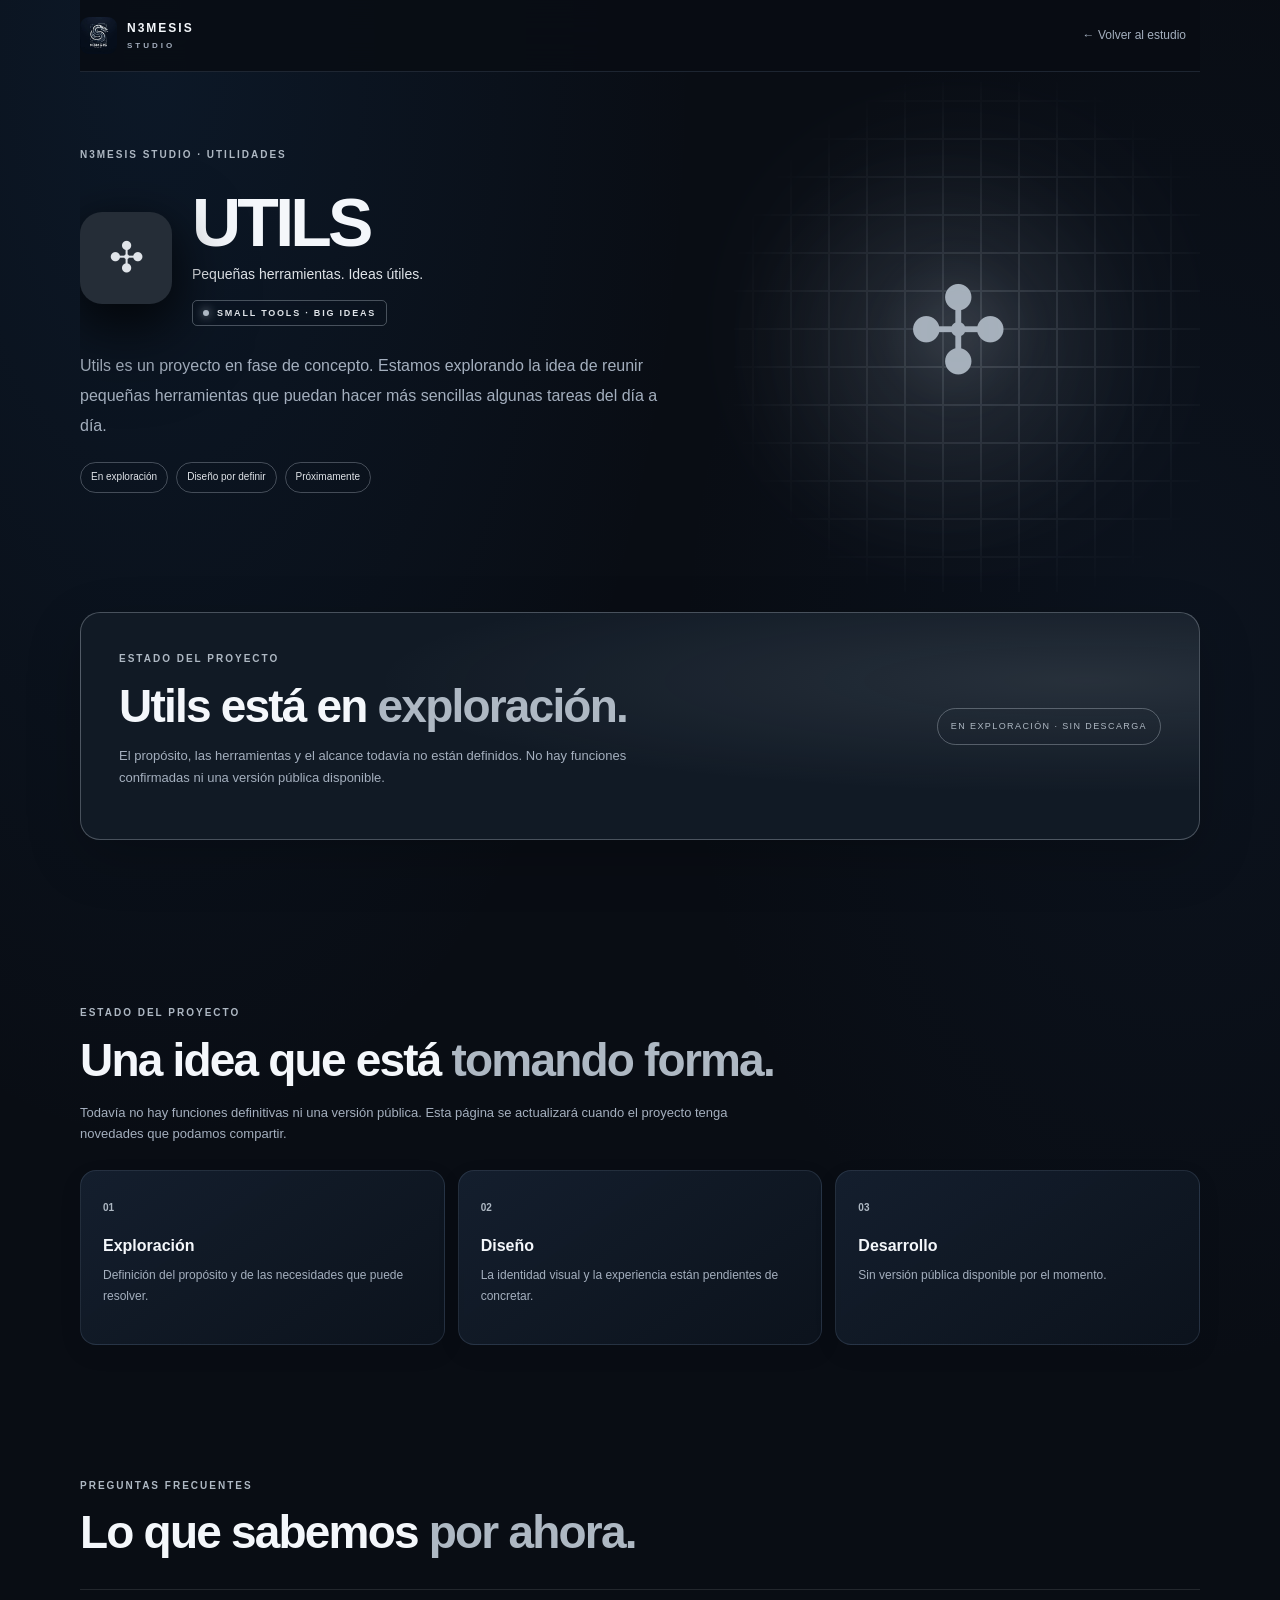
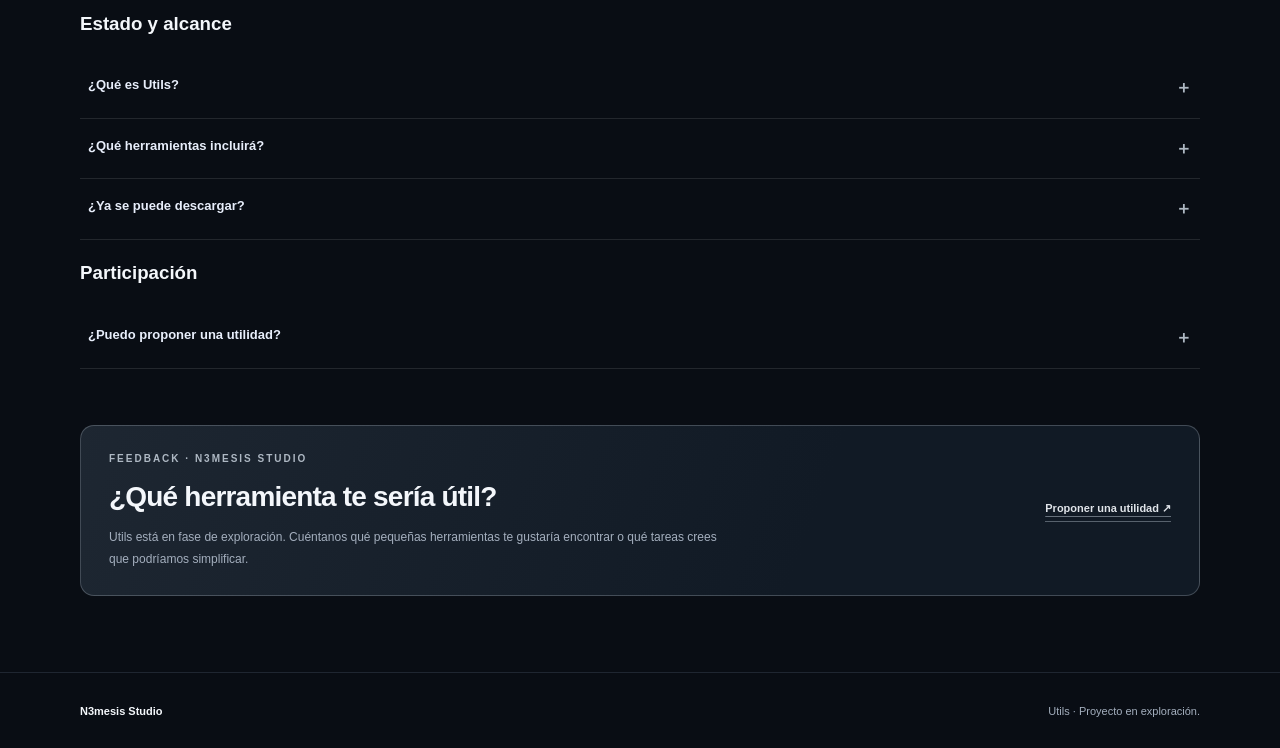
<file: utils/index.html>
<!doctype html>
<html lang="es"><head><meta charset="utf-8"><meta name="viewport" content="width=device-width,initial-scale=1"><meta name="theme-color" content="#171b22"><meta name="description" content="Utils, un proyecto en exploración de N3mesis Studio."><title>Utils — N3mesis Studio</title><link rel="icon" href="../assets/icon.png"><link rel="stylesheet" href="../product.css">
<link rel="stylesheet" href="../premium.css"></head>
<body class="app-utils"><header class="product-header"><a class="back-brand" href="../"><img src="../assets/icon.png" alt="N3mesis Studio"><span>N3MESIS <small>STUDIO</small></span></a><a class="back-link" href="../">← Volver al estudio</a></header><main><section class="product-hero wrap"><div class="product-hero-copy"><div class="eyebrow">N3MESIS STUDIO · UTILIDADES</div><div class="product-title-row"><div class="app-icon utils-icon">✣</div><div><h1>UTILS</h1><p class="tagline">Pequeñas herramientas. Ideas útiles.</p><div class="hero-signature">SMALL TOOLS · BIG IDEAS</div></div></div><p class="lead">Utils es un proyecto en fase de concepto. Estamos explorando la idea de reunir pequeñas herramientas que puedan hacer más sencillas algunas tareas del día a día.</p><div class="hero-pills"><span>En exploración</span><span>Diseño por definir</span><span>Próximamente</span></div></div><div class="hero-showcase"><div class="showcase-glow"></div><div class="utils-symbol">✣</div></div></section>
<section class="download-section wrap" id="estado"><div class="download-panel"><div><div class="section-kicker">ESTADO DEL PROYECTO</div><h2>Utils está en <em>exploración.</em></h2><p>El propósito, las herramientas y el alcance todavía no están definidos. No hay funciones confirmadas ni una versión pública disponible.</p></div><span class="coming-soon">EN EXPLORACIÓN · SIN DESCARGA</span></div></section>
<section class="wrap product-section"><div class="section-kicker">ESTADO DEL PROYECTO</div><h2>Una idea que está <em>tomando forma.</em></h2><p class="section-intro">Todavía no hay funciones definitivas ni una versión pública. Esta página se actualizará cuando el proyecto tenga novedades que podamos compartir.</p><div class="feature-grid"><article><b>01</b><h3>Exploración</h3><p>Definición del propósito y de las necesidades que puede resolver.</p></article><article><b>02</b><h3>Diseño</h3><p>La identidad visual y la experiencia están pendientes de concretar.</p></article><article><b>03</b><h3>Desarrollo</h3><p>Sin versión pública disponible por el momento.</p></article></div></section>
<section class="wrap product-section faq-section"><div class="section-kicker">PREGUNTAS FRECUENTES</div><h2>Lo que sabemos <em>por ahora.</em></h2><div class="faq-list">
<div class="faq-group"><h3>Estado y alcance</h3><details><summary>¿Qué es Utils?</summary><p>Es un proyecto en exploración para estudiar la posibilidad de reunir pequeñas herramientas que simplifiquen tareas cotidianas.</p></details><details><summary>¿Qué herramientas incluirá?</summary><p>Todavía no hay funciones definitivas. El propósito y las necesidades que podría resolver siguen en fase de definición.</p></details><details><summary>¿Ya se puede descargar?</summary><p>No. Utils no tiene una versión pública disponible ni una fecha de lanzamiento anunciada.</p></details></div>
<div class="faq-group"><h3>Participación</h3><details><summary>¿Puedo proponer una utilidad?</summary><p>Sí. Puedes compartir ideas desde el apartado de feedback de esta página.</p></details></div></div></section><section class="feedback-section wrap">
  <div class="feedback-panel">
    <div><div class="section-kicker">FEEDBACK · N3MESIS STUDIO</div><h2>¿Qué herramienta te sería útil?</h2><p>Utils está en fase de exploración. Cuéntanos qué pequeñas herramientas te gustaría encontrar o qué tareas crees que podríamos simplificar.</p></div>
    <div class="feedback-actions"><a href="https://github.com/Ocelote9547/Ocelote9547.github.io/issues/new?title=Idea%20para%20N3mesis%20Utils" target="_blank" rel="noopener">Proponer una utilidad ↗</a></div>
  </div>
</section>
</main><footer class="product-footer"><a href="../">N3mesis Studio</a><span>Utils · Proyecto en exploración.</span></footer></body></html>
</file>
<file: styles.css>
:root{
  --bg:#080b12;--surface:#101722;--surface-2:#131d2a;--text:#f5f7fb;--muted:#a2adbd;
  --blue:#4d9cff;--blue-bright:#69b4ff;--line:rgba(156,184,218,.16);
  --font:'DM Sans',sans-serif;--display:'Space Grotesk',sans-serif;
}
*{box-sizing:border-box}
html{scroll-behavior:smooth;scroll-padding-top:92px}
body{margin:0;background:var(--bg);color:var(--text);font-family:var(--font);line-height:1.6;overflow-x:hidden}
a{color:inherit;text-decoration:none}
.ambient{position:absolute;z-index:-1;pointer-events:none;filter:blur(105px);opacity:.18;border-radius:50%}
.ambient-one{width:440px;height:440px;background:#176acb;top:40px;left:-250px}
.ambient-two{width:390px;height:390px;background:#284e79;top:700px;right:-250px}
.section-wrap{width:min(1180px,calc(100% - 48px));margin-inline:auto}
.site-header{height:84px;display:flex;align-items:center;justify-content:space-between;width:min(1180px,calc(100% - 48px));margin:auto;border-bottom:1px solid var(--line);position:relative;z-index:5}
.brand{display:flex;align-items:center;gap:11px}
.brand-mark{width:39px;height:39px;border-radius:11px;background:linear-gradient(140deg,#f5f8fc,#9fb8d3);color:#08111d;display:grid;place-items:center;font:700 22px var(--display);box-shadow:0 7px 24px #0a68c344}
.brand-mark span{color:#237bd1}
.brand-name{font:700 14px var(--display);letter-spacing:2px;line-height:1.05}
.brand-name small{display:block;font:500 9px var(--font);letter-spacing:4px;color:var(--muted);margin-top:5px}
.nav{display:flex;align-items:center;gap:36px;font-size:13px;color:#c0cad7}
.nav a:hover,.text-link:hover{color:#fff}
.nav-cta{border:1px solid #4c91d6;border-radius:8px;padding:9px 15px;color:#fff}
.nav-cta span{color:var(--blue-bright);margin-left:8px}
.menu-toggle{display:none}
.hero{min-height:650px;display:grid;grid-template-columns:1.05fr .95fr;align-items:center;position:relative;padding-top:30px;padding-bottom:90px}
.eyebrow{font-size:10px;font-weight:700;letter-spacing:2px;color:#83baff;display:flex;align-items:center;gap:10px}
.pulse{width:7px;height:7px;border-radius:50%;background:#5aaaff;box-shadow:0 0 14px #479dff}
.hero h1,.section-heading h2,.about h2,.contact h2{font:600 clamp(42px,5.4vw,70px)/1.06 var(--display);letter-spacing:-3px;margin:24px 0}
.gradient-text{background:linear-gradient(100deg,#f4f8ff 0%,#91caff 42%,#4c9df5 100%);-webkit-background-clip:text;background-clip:text;color:transparent}
.hero-lead{font-size:16px;line-height:1.85;color:var(--muted);max-width:510px}
.hero-actions{display:flex;align-items:center;gap:28px;margin-top:32px}
.button{display:inline-flex;align-items:center;gap:20px;padding:13px 19px;border-radius:8px;font-size:13px;font-weight:700;transition:transform .2s,filter .2s}
.button-primary{background:linear-gradient(110deg,#368be0,#2567b7);box-shadow:0 8px 30px #2678c52e;color:#fff}
.button-primary:hover{filter:brightness(1.13);transform:translateY(-2px)}
.text-link{font-size:13px;color:#d0d9e5}
.text-link span{color:var(--blue-bright);margin-left:7px}
.hero-meta{display:flex;align-items:center;gap:12px;color:#78879a;font-size:9px;letter-spacing:1.8px;margin-top:66px}
.meta-line{width:34px;height:1px;background:#58a6f4}
.hero-art{height:460px;position:relative;display:grid;place-items:center}
.hero-grid{position:absolute;inset:12% 4%;background-image:linear-gradient(rgba(87,145,202,.08) 1px,transparent 1px),linear-gradient(90deg,rgba(87,145,202,.08) 1px,transparent 1px);background-size:35px 35px;mask-image:radial-gradient(ellipse,black,transparent 70%)}
.orbit{position:absolute;border:1px solid #6da9df35;border-radius:50%;transform:rotate(-25deg)}
.orbit-a{width:420px;height:190px}.orbit-b{width:340px;height:300px;transform:rotate(55deg)}.orbit-c{width:280px;height:280px;border-style:dashed;opacity:.6}
.core{width:190px;height:190px;border-radius:50%;background:radial-gradient(circle at 35% 25%,#25496d,#101a29 68%);border:1px solid #8fc5f366;box-shadow:0 0 85px #2877bb3d,inset 0 0 45px #64a7df22;display:flex;align-items:center;justify-content:center;flex-direction:column;z-index:1}
.core-inner{font:700 74px var(--display);letter-spacing:-8px;background:linear-gradient(140deg,#fff,#b8d9f8 60%,#65b5ff);background-clip:text;color:transparent}
.core-inner span{font-size:45px}
.core-caption{font-size:8px;letter-spacing:3px;text-align:center;color:#a9bdd2;line-height:1.6}
.floating-chip{position:absolute;border:1px solid #80b5e13d;background:#101b29e8;border-radius:6px;padding:9px 13px;font-size:8px;letter-spacing:1.5px;color:#c8d6e6;z-index:2}
.chip-top{top:65px;right:15px}.chip-top i{display:inline-block;width:6px;height:6px;border-radius:50%;background:#71d6b4;margin-right:8px}
.chip-bottom{bottom:62px;left:10px}.chip-bottom b{color:#82bfff;margin-left:9px}
.spark{position:absolute;color:#91c9ff;font-size:24px}.spark-a{top:90px;left:80px}.spark-b{right:70px;bottom:100px}.spark-c{top:160px;right:40px;font-size:50px;color:#dceeff}
.scroll-cue{position:absolute;bottom:24px;left:0;display:flex;align-items:center;gap:12px;font-size:8px;letter-spacing:2px;color:#778598}
.scroll-cue span{height:34px;width:1px;background:linear-gradient(#5aa8f5,transparent)}
.section{padding-top:108px;padding-bottom:108px}
.section-heading{display:flex;align-items:end;justify-content:space-between;gap:40px;margin-bottom:42px}
.section-heading h2,.about h2{font-size:clamp(34px,4vw,49px);letter-spacing:-2px;margin:14px 0 0}
.section-heading>p{max-width:350px;color:var(--muted);font-size:13px;margin:0 0 5px}
.project-grid{display:grid;grid-template-columns:repeat(2,minmax(0,1fr));gap:18px;align-items:stretch}
.project-card{border:1px solid var(--line);background:linear-gradient(150deg,#121b27,#0d131d);border-radius:14px;overflow:hidden;transition:transform .25s,border-color .25s,box-shadow .25s;min-width:0}
.project-card:hover{transform:translateY(-5px);border-color:#7db7ed66;box-shadow:0 18px 48px #0005}
.project-visual{height:220px;position:relative;overflow:hidden;display:grid;place-items:center}
.visual-party{background:radial-gradient(ellipse at 50% 44%,#54210f,#25120e 58%,#160f10)}
.party-halo{position:absolute;width:225px;height:225px;border-radius:50%;border:1px solid #ff8c4e4f;box-shadow:0 0 70px #ff5a1d20,inset 0 0 45px #ff6b3020}
.party-orb{position:absolute;border-radius:50%;filter:blur(1px)}
.orb-one{width:74px;height:74px;background:linear-gradient(135deg,#ffb04d,#f04b16);left:22%;top:28%;box-shadow:0 0 48px #ff642b70}
.orb-two{width:46px;height:46px;background:linear-gradient(135deg,#ffdb8a,#ff6a22);right:22%;top:25%}
.orb-three{width:28px;height:28px;background:#ff8b43;right:30%;bottom:25%}
.party-word{font:700 48px var(--display);letter-spacing:-3px;text-shadow:0 0 35px #ff6a3680;z-index:1;color:#fff2e8}
.party-word span{color:#ff813b}
.visual-label{position:absolute;bottom:17px;font-size:8px;letter-spacing:1.7px;color:#b5becb}
.visual-sticker{position:absolute;top:19px;right:17px;border:1px solid #ff9b5a75;color:#ffd0a7;border-radius:4px;padding:5px 8px;font-size:8px;letter-spacing:1px;transform:rotate(5deg)}
.visual-nexo{background:radial-gradient(ellipse at 50% 45%,#183e67,#0d1a2a 65%,#0b121d)}
.nexo-glow{position:absolute;width:180px;height:180px;border-radius:50%;background:#258fe933;filter:blur(38px)}
.nexo-frame{z-index:1;width:130px;height:142px;border:1px solid #6bb7f477;border-radius:24px;background:linear-gradient(145deg,#1c4162d9,#101d30);box-shadow:0 15px 50px #126eb844;display:flex;flex-direction:column;align-items:center;justify-content:center;gap:12px;transform:rotate(-5deg)}
.nexo-symbol{width:60px;height:60px;border:2px solid #b8e0ff;border-radius:18px;display:grid;place-items:center;color:#e0f2ff;font:600 34px var(--display)}
.nexo-lines{width:67px;display:grid;gap:5px}.nexo-lines i{height:3px;border-radius:3px;background:#7bb7e5a8}.nexo-lines i:nth-child(2){width:75%}.nexo-lines i:nth-child(3){width:55%}
.nexo-orbit{position:absolute;width:250px;height:96px;border:1px solid #6eafe866;border-radius:50%;transform:rotate(-30deg)}
.visual-utils{background:radial-gradient(ellipse at 50% 50%,#343b45,#1a2029 68%,#11161d)}
.utils-window{width:170px;height:115px;border:1px solid #9ba6b477;background:#1a222c;border-radius:9px;padding:12px;box-shadow:0 15px 40px #0005;position:relative}
.window-dots{display:flex;gap:4px}.window-dots i{width:5px;height:5px;border-radius:50%;background:#9ba8b7}
.utils-lines{display:grid;gap:6px;margin-top:13px}.utils-lines b{height:5px;border-radius:4px;background:#566271;width:80%}.utils-lines b:nth-child(2){width:58%}.utils-lines b:nth-child(3){width:68%}
.utils-tile{position:absolute;right:14px;bottom:14px;width:38px;height:38px;border-radius:9px;background:linear-gradient(140deg,#78838f,#414b57);display:grid;place-items:center;font-size:22px;color:#fff}
.project-info{padding:22px 21px 23px;display:flex;flex-direction:column;height:calc(100% - 220px)}
.project-topline{display:flex;justify-content:space-between;align-items:center;gap:9px;flex-wrap:wrap}
.project-type{font-size:8px;letter-spacing:1.25px;color:#93a0b1}
.status{font-size:8px;letter-spacing:.65px;padding:5px 8px;border-radius:20px;white-space:nowrap}
.status-progress{color:#a7d6ff;background:#328bd326}.status-ready{color:#ffc08d;background:#f4772c24}.status-concept{color:#d0d5dc;background:#aab3be20}
.project-info h3{font:600 26px var(--display);margin:13px 0 6px}
.project-description{font-size:12px;color:var(--muted);margin:0 0 15px;line-height:1.75}
.feature-chips{display:flex;gap:6px;flex-wrap:wrap;margin:0 0 15px}
.feature-chips span{font-size:9px;color:#bdcbd9;border:1px solid #94abc32a;background:#ffffff06;border-radius:20px;padding:5px 8px}
.project-party .feature-chips span{border-color:#f18c4b35;color:#ffc39c}
.project-nexo .feature-chips span{border-color:#5ba9e83a;color:#b5dcff}
.project-utils .feature-chips span{border-color:#aeb7c033;color:#c5cbd2}
.feature-details{border-top:1px solid var(--line);border-bottom:1px solid var(--line);margin:0 0 16px}
.feature-details summary{list-style:none;cursor:pointer;padding:11px 0;color:#dce8f4;font-size:11px;font-weight:700;display:flex;justify-content:space-between;align-items:center}
.feature-details summary::-webkit-details-marker{display:none}
.feature-details summary span{font-size:16px;color:var(--blue-bright);transition:transform .2s}
.feature-details[open] summary span{transform:rotate(45deg)}
.project-party .feature-details summary span{color:#ff9657}
.details-content{display:grid;gap:13px;padding:2px 0 15px}
.details-content h4{font-size:10px;letter-spacing:.6px;margin:0 0 3px;color:#edf4fb}
.details-content p{font-size:10px;line-height:1.7;color:#9eacbd;margin:0}
.project-links{display:flex;align-items:center;gap:12px;flex-wrap:wrap;margin-top:auto;padding-top:2px}
.small-link{font-size:11px;color:#91c9ff}.small-link span{margin-left:6px}
.muted-note{font-size:10px;color:#8995a5}
.section-footnote{font-size:10px;color:#778598;margin-top:20px}
.about{background:linear-gradient(100deg,#0d1520,#101b29 55%,#0b121c);border-block:1px solid var(--line)}
.about-layout{display:grid;grid-template-columns:.8fr 1.2fr;align-items:center;gap:90px}
.about-mark{height:330px;display:grid;place-items:center;position:relative}
.about-monogram{font:700 115px var(--display);letter-spacing:-13px;background:linear-gradient(140deg,#f5f8fc,#8dbce8 70%,#4598e6);background-clip:text;color:transparent;z-index:1}
.about-monogram span{color:#65aef0}
.about-ring{position:absolute;width:270px;height:270px;border:1px solid #69a9df45;border-radius:50%;box-shadow:0 0 70px #2579bb20,inset 0 0 60px #2878b317}
.about-ring:before,.about-ring:after{content:"";position:absolute;inset:25px;border:1px dashed #7ca9d54d;border-radius:50%}
.about-ring:after{inset:-20px;border-color:#4c80d633}
.about-caption{position:absolute;bottom:5px;font-size:8px;letter-spacing:3px;text-align:center;color:#8798ac}
.about-copy>p{font-size:13px;color:var(--muted);line-height:1.9;max-width:650px}
.values{display:flex;gap:30px;margin-top:30px;padding-top:24px;border-top:1px solid var(--line)}
.values>div{display:flex;gap:10px;align-items:flex-start}.values b{font:600 11px var(--display);color:#7fbafa}
.values span{font-size:9px;letter-spacing:1px;font-weight:700}.values small{font-size:9px;letter-spacing:0;color:#8794a5;font-weight:400}
.steps{display:grid;grid-template-columns:repeat(4,1fr);border:1px solid var(--line);border-radius:12px;overflow:hidden}
.steps article{padding:25px 22px;position:relative;min-height:210px;border-right:1px solid var(--line)}.steps article:last-child{border:0}
.step-number{font-size:9px;color:#87a6c6;letter-spacing:1px}.step-icon{font-size:25px;color:#8fc6f7;margin:19px 0 8px}
.steps h3{font:600 17px var(--display);margin:0 0 7px}.steps p{font-size:11px;color:var(--muted);line-height:1.7;margin:0}
.contact{padding-top:50px;padding-bottom:100px}
.contact-panel{position:relative;overflow:hidden;border:1px solid #639bd644;border-radius:15px;padding:60px;background:radial-gradient(ellipse at 85% 30%,#1d3d5f 0%,transparent 48%),linear-gradient(110deg,#131e2b,#0d1520)}
.contact h2{font-size:clamp(38px,5vw,58px);margin:17px 0}
.contact p{font-size:13px;color:var(--muted);max-width:470px;margin-bottom:25px}
.contact-decoration{position:absolute;right:8%;top:50%;transform:translateY(-50%);font:700 200px var(--display);letter-spacing:-22px;color:#ffffff08;pointer-events:none}
.contact-decoration span{color:#8abcf0}
.footer{border-top:1px solid var(--line)}.footer-inner{min-height:95px;display:flex;align-items:center;justify-content:space-between;gap:20px}
.footer-tagline,.copyright{font-size:10px;color:#8793a3}.copyright{white-space:nowrap}
@media(max-width:980px){.project-grid{grid-template-columns:repeat(2,minmax(0,1fr))}.project-info{height:auto;min-height:0}}
@media(max-width:800px){
 .hero{grid-template-columns:1fr;padding-top:85px;min-height:auto}.hero-art{height:360px;margin-top:20px}.hero-copy{max-width:650px}.hero-meta{margin-top:40px}
 .about-layout{gap:35px}.about-mark{height:260px}.about-ring{width:220px;height:220px}.about-monogram{font-size:95px}
 .steps{grid-template-columns:repeat(2,1fr)}.steps article:nth-child(2){border-right:0}.steps article:nth-child(-n+2){border-bottom:1px solid var(--line)}
}
@media(max-width:600px){
 .section-wrap,.site-header{width:min(100% - 36px,1180px)}.site-header{height:72px}
 .menu-toggle{display:flex;flex-direction:column;gap:5px;background:none;border:0;padding:10px}.menu-toggle span{width:22px;height:2px;background:#d8e5f2}
 .nav{display:none;position:absolute;top:71px;left:0;right:0;padding:18px;background:#101925;border:1px solid var(--line);border-radius:0 0 12px 12px;flex-direction:column;align-items:stretch;gap:16px}
 .nav.open{display:flex}.nav-cta{text-align:center}
 .hero{padding-top:70px;padding-bottom:75px}.hero h1{font-size:47px;letter-spacing:-2.5px}.hero-lead{font-size:14px}.hero-actions{gap:18px;flex-wrap:wrap}
 .hero-art{height:300px}.orbit-a{width:310px;height:150px}.orbit-b{width:270px;height:240px}.orbit-c{width:230px;height:230px}
 .core{width:150px;height:150px}.core-inner{font-size:58px}.chip-top{right:0;top:35px}.chip-bottom{left:0;bottom:35px}
 .spark-a{left:15px}.section{padding-top:75px;padding-bottom:75px}.section-heading{display:block}
 .section-heading h2,.about h2{font-size:38px}.section-heading>p{margin-top:15px}
 .project-grid{grid-template-columns:1fr}.project-party{grid-column:auto}.project-visual,.project-party .project-visual{height:205px}
 .project-info{padding:20px}.project-topline{align-items:flex-start}
 .about-layout{grid-template-columns:1fr;gap:20px}.about-mark{height:220px}.about-copy>p{font-size:12px}
 .values{gap:15px;flex-wrap:wrap}.steps{grid-template-columns:1fr}
 .steps article{min-height:0;border-right:0;border-bottom:1px solid var(--line)!important;padding:22px}
 .steps article:last-child{border-bottom:0!important}.step-icon{margin:10px 0 4px}
 .contact{padding-top:25px}.contact-panel{padding:35px 25px}.contact-decoration{font-size:130px;right:-10px}
 .footer-inner{padding-block:23px;flex-wrap:wrap}.footer-tagline{order:3;width:100%}.copyright{margin-left:auto}
}
@media(prefers-reduced-motion:reduce){html{scroll-behavior:auto}*,*::before,*::after{transition:none!important}}


/* Logos oficiales del estudio y de las aplicaciones */
.brand-mark{background:transparent;box-shadow:none;border-radius:0;overflow:visible}
.brand-logo-image{display:block;width:42px;height:42px;object-fit:contain;border-radius:9px}
.core-studio{gap:9px}
.hero-studio-logo{display:block;width:112px;height:112px;object-fit:contain;border-radius:22px;filter:drop-shadow(0 12px 25px #0005)}
.app-logo-plaque{position:relative;z-index:1;width:118px;height:118px;display:grid;place-items:center;border:1px solid #ffffff28;border-radius:28px;background:#0b111bd9;box-shadow:0 16px 48px #0006,inset 0 1px #ffffff12;backdrop-filter:blur(8px)}
.project-logo{display:block;width:88px;height:88px;object-fit:contain;border-radius:18px}
.party-logo-plaque{border-color:#ff9b5a55;box-shadow:0 16px 48px #0007,0 0 42px #ff6c2930}
.nexo-logo-plaque{border-color:#6bb7f477;box-shadow:0 16px 48px #0007,0 0 42px #168ce833}
.about-logo{position:relative;z-index:1;display:block;width:158px;height:158px;object-fit:contain;border-radius:28px;filter:drop-shadow(0 16px 30px #0006)}
@media(max-width:600px){.brand-logo-image{width:38px;height:38px}.hero-studio-logo{width:94px;height:94px}.app-logo-plaque{width:106px;height:106px}.project-logo{width:80px;height:80px}.about-logo{width:138px;height:138px}}

/* Navegación hacia las fichas individuales */
.project-links .small-link{display:inline-flex;align-items:center;font-weight:700}
.project-links .small-link:hover{color:#d6ebff}

/* Identidad provisional de N3mesis Launcher */
.visual-launcher{background:radial-gradient(ellipse at 50% 45%,#223c63,#111a2b 66%,#0b121d)}
.launcher-orbit{position:absolute;border:1px solid #8db5ff55;border-radius:50%;transform:rotate(-28deg)}
.launcher-orbit-one{width:250px;height:100px}
.launcher-orbit-two{width:205px;height:170px;transform:rotate(48deg);border-style:dashed;opacity:.7}
.launcher-logo-plaque{border-color:#8db5ff66;box-shadow:0 16px 48px #0007,0 0 42px #4b85e833}
.project-launcher .feature-chips span{border-color:#8db5ff40;color:#c6d8ff}


/* Tarjetas completas como enlaces: la ficha se abre desde cualquier punto */
.project-card{position:relative;display:flex;flex-direction:column;cursor:pointer;text-align:left}
.project-card-hit{position:absolute;inset:0;z-index:4;border-radius:inherit}
.project-card-hit:focus-visible{outline:3px solid #8fc6ff;outline-offset:4px}
.project-meta{margin-top:auto;padding-top:10px;font-size:10px;color:#91a0b2}
.project-info{flex:1}
.project-card:hover .project-info h3{color:#a9d3ff}
.project-card:focus-within{outline:2px solid #78baff;outline-offset:3px}

/* Ajustes de composición y legibilidad en pantallas táctiles */
@media(max-width:800px){
 .section-wrap,.site-header{width:calc(100% - 40px)}
 .hero{gap:10px;overflow:hidden}
 .hero-art{max-width:100%;min-width:0}
 .section-heading{gap:18px}
 .about-layout{grid-template-columns:.7fr 1.3fr}
}
@media(max-width:600px){
 html{scroll-padding-top:76px}
 .section-wrap,.site-header{width:calc(100% - 32px)}
 .site-header{height:68px}
 .brand{gap:8px}
 .brand-name{font-size:12px;letter-spacing:1.5px}
 .hero{padding-top:54px;padding-bottom:60px}
 .hero h1{font-size:clamp(38px,11vw,48px);line-height:1.08;letter-spacing:-2px;margin:18px 0}
 .eyebrow{font-size:9px;letter-spacing:1.35px;line-height:1.5}
 .hero-lead{font-size:14px;line-height:1.75}
 .hero-actions{align-items:flex-start;flex-direction:column;gap:16px}
 .hero-meta{font-size:8px;line-height:1.6;letter-spacing:1px;margin-top:30px}
 .hero-art{height:270px;margin-top:10px;overflow:hidden}
 .orbit-a{width:min(300px,95vw);height:135px}
 .orbit-b{width:min(250px,80vw);height:220px}
 .orbit-c{width:205px;height:205px}
 .core{width:138px;height:138px}
 .hero-studio-logo{width:84px;height:84px}
 .floating-chip{font-size:7px;padding:7px 9px;letter-spacing:1px}
 .chip-top{top:22px;right:2px}.chip-bottom{bottom:22px;left:2px}
 .spark-a{top:42px;left:12px}.spark-b{right:18px;bottom:48px}
 .scroll-cue{bottom:8px;font-size:7px}
 .section{padding-top:62px;padding-bottom:62px}
 .section-heading{margin-bottom:25px}
 .section-heading h2,.about h2{font-size:clamp(31px,9vw,38px);line-height:1.12;letter-spacing:-1.5px}
 .section-heading>p{font-size:12px;line-height:1.75}
 .project-grid{gap:14px}
 .project-card{border-radius:12px}
 .project-visual,.project-party .project-visual{height:180px}
 .project-info{padding:17px}
 .project-info h3{font-size:23px;margin-top:10px}
 .project-description{font-size:12px;line-height:1.7;margin-bottom:12px}
 .project-type{font-size:7px;letter-spacing:1px}
 .status{font-size:7px;padding:4px 7px}
 .feature-chips{gap:5px;margin-bottom:4px}
 .feature-chips span{font-size:8px;padding:4px 7px}
 .section-footnote{font-size:9px;line-height:1.6}
 .about-layout{grid-template-columns:1fr;gap:14px}
 .about-mark{height:190px}
 .about-ring{width:180px;height:180px}
 .about-logo{width:118px;height:118px}
 .about-copy>p{font-size:12px;line-height:1.8}
 .values{gap:14px;margin-top:22px;padding-top:18px}
 .values>div{min-width:calc(50% - 10px)}
 .contact-panel{padding:29px 21px}
 .contact h2{font-size:clamp(34px,9vw,44px);letter-spacing:-1.5px}
 .contact p{font-size:12px;line-height:1.75}
 .footer-inner{gap:12px}
 .footer-tagline{font-size:9px}
 .copyright{font-size:9px}
}
@media(max-width:360px){
 .section-wrap,.site-header{width:calc(100% - 26px)}
 .project-topline{gap:6px}
 .project-type{max-width:58%}
 .status{white-space:normal;text-align:center}
 .hero h1{font-size:37px}
 .values{display:grid;grid-template-columns:1fr 1fr}
}


/* Tarjetas-enlace reales: superficie completa, accesible con ratón y teclado */
a.project-card{display:flex;flex-direction:column;position:relative;min-width:0;color:inherit;text-decoration:none;cursor:pointer;isolation:isolate}
a.project-card .project-info{display:flex;flex:1;flex-direction:column;align-items:flex-start}
a.project-card .project-description{max-width:48ch}
a.project-card .card-explore{display:flex;align-items:center;justify-content:space-between;width:100%;margin-top:auto;padding:14px 20px;border-top:1px solid var(--line);font-size:11px;font-weight:700;letter-spacing:.3px;color:#a9d3ff;background:linear-gradient(90deg,#17283b55,transparent)}
a.project-card .card-explore span{font-size:17px;transition:transform .2s}
a.project-card:hover .card-explore span{transform:translate(3px,-2px)}
a.project-card:focus-visible{outline:3px solid #8fc6ff;outline-offset:4px}
a.project-card .project-info h3{transition:color .2s}
a.project-card:hover .project-info h3{color:#a9d3ff}
a.project-card .project-visual{flex-shrink:0}
.project-grid{align-items:stretch}
.project-card{min-height:100%}
@media(max-width:600px){
 .project-grid{grid-template-columns:minmax(0,1fr);gap:15px}
 a.project-card .project-visual,.project-party .project-visual{height:172px}
 a.project-card .project-info{padding:17px 17px 12px}
 a.project-card .project-topline{width:100%;flex-wrap:wrap}
 a.project-card .project-description{font-size:12px;line-height:1.7;margin:8px 0 13px}
 a.project-card .card-explore{padding:13px 17px}
}
@media(hover:none){
 a.project-card:hover{transform:none}
 a.project-card:active{transform:scale(.99);border-color:#8fc6ff88}
}


/* N3mesis Connect — tarjeta conceptual */
.visual-connect{background:radial-gradient(ellipse at 50% 48%,#164b70,#0d1d30 66%,#09121f)}
.connect-orbit{position:absolute;border:1px solid #58c9ff55;border-radius:50%;transform:rotate(-24deg)}
.connect-orbit-one{width:270px;height:105px}
.connect-orbit-two{width:215px;height:175px;transform:rotate(48deg);border-style:dashed;opacity:.7}
.connect-devices{position:relative;z-index:1;display:flex;align-items:center;gap:16px;filter:drop-shadow(0 12px 25px #0007)}
.connect-phone{width:49px;height:88px;border:2px solid #a9e8ff;border-radius:11px;background:linear-gradient(145deg,#245b7c,#10273e);box-shadow:0 0 25px #20baff35}
.connect-link{font-size:27px;color:#8ee7ff;text-shadow:0 0 20px #39bfff}
.connect-pc{width:105px;height:69px;border:2px solid #8acfff;border-radius:7px;background:linear-gradient(145deg,#1b4a6b,#10243a);display:flex;flex-direction:column;justify-content:center;gap:6px;padding:12px;position:relative}
.connect-pc:after{content:"";position:absolute;width:38px;height:5px;background:#8acfff;bottom:-10px;left:31px;border-radius:0 0 4px 4px}
.connect-pc i{height:3px;border-radius:3px;background:#71cfff;width:85%}
.connect-pc i:nth-child(2){width:62%}.connect-pc i:nth-child(3){width:72%}
.project-connect .project-info h3{color:#eaf8ff}
@media(max-width:600px){.connect-devices{transform:scale(.9)}}


/* N3mesis Circle — tarjeta conceptual */
.visual-circle{background:radial-gradient(ellipse at 50% 48%,#42316e,#1c1837 63%,#100f20)}
.circle-rings{position:absolute;border:1px solid #bca4ff55;border-radius:50%}
.circle-rings-one{width:235px;height:115px;transform:rotate(28deg)}
.circle-rings-two{width:185px;height:185px;border-style:dashed;opacity:.7}
.circle-nodes{position:relative;width:190px;height:130px;z-index:1;display:grid;place-items:center}
.circle-core{width:56px;height:56px;border-radius:18px;display:grid;place-items:center;background:linear-gradient(145deg,#8e7bda,#53449a);border:1px solid #d9ceff;box-shadow:0 0 35px #a68cff66;color:white;font-size:28px;font-weight:800}
.circle-node{position:absolute;width:30px;height:30px;border-radius:50%;display:grid;place-items:center;background:#302952;border:1px solid #bca4ff;color:#e6dcff;font-size:13px;font-style:normal;box-shadow:0 0 18px #a68cff44}
.node-a{top:2px;left:25px}.node-b{top:12px;right:17px}.node-c{bottom:3px;left:39px}.node-d{bottom:5px;right:33px}
.project-circle .project-info h3{color:#eee9ff}


/* Portadas de proyecto: composiciones únicas y micro-etiquetas */
.project-visual .visual-sticker{z-index:3;top:17px;right:17px;border-radius:4px;padding:5px 8px;font-size:8px;letter-spacing:1px;transform:rotate(5deg);font-weight:700;backdrop-filter:blur(7px)}
.visual-party .visual-sticker{border-color:#ff9b5a75;color:#ffd0a7;background:#25130fd9}
.visual-nexo{background:radial-gradient(ellipse at 28% 52%,#1b4d7b 0%,#10243a 43%,#0b121d 78%)}
.nexo-glow{left:22%;top:18%;width:170px;height:170px}
.nexo-orbit{width:220px;height:135px;transform:rotate(-42deg);border-color:#6eafe866;border-style:dashed}
.nexo-logo-plaque{transform:translateY(-2px);box-shadow:0 16px 48px #0007,12px 12px 0 -5px #102c49,24px 24px 0 -10px #0e2238,0 0 42px #168ce833}
.nexo-sticker{border-color:#6bb7f477;color:#bfe4ff;background:#0c1d30dc}
.visual-utils .visual-sticker{border-color:#aeb7c066;color:#e0e4e9;background:#202832e8}
.visual-launcher{background:radial-gradient(ellipse at 50% 48%,#263f70 0%,#17243e 48%,#0b121d 82%);isolation:isolate}
.visual-launcher:before{content:"";position:absolute;inset:0;background:linear-gradient(135deg,transparent 47%,#8db5ff18 48%,transparent 49%),linear-gradient(45deg,transparent 47%,#8db5ff12 48%,transparent 49%);background-size:34px 34px;mask-image:radial-gradient(ellipse at center,#000 10%,transparent 76%);z-index:-1}
.launcher-circuit{position:absolute;width:190px;height:140px;border:1px solid #8db5ff55;clip-path:polygon(14% 0,86% 0,100% 24%,100% 76%,86% 100%,14% 100%,0 76%,0 24%);transform:rotate(18deg)}
.launcher-circuit-one{width:240px;height:160px}
.launcher-circuit-two{width:178px;height:205px;transform:rotate(-24deg);border-style:dashed;opacity:.75}
.launcher-crosshair{position:absolute;width:290px;height:1px;background:linear-gradient(90deg,transparent,#8db5ff55,transparent);transform:rotate(-32deg)}
.launcher-logo-plaque{border-color:#8db5ff66;box-shadow:0 16px 48px #0007,0 0 42px #4b85e833}
.launcher-sticker{border-color:#8db5ff75;color:#c9d9ff;background:#101d35df}
.visual-circle{background:radial-gradient(ellipse at 50% 48%,#493777,#211b40 58%,#100f20)}
.circle-rings-one{width:255px;height:105px;transform:rotate(-18deg);border-style:dotted}
.circle-rings-two{width:205px;height:205px;border-style:solid;border-color:#bca4ff38}
.circle-sticker{border-color:#bca4ff70;color:#e1d7ff;background:#211a3be8}
.visual-connect{background:radial-gradient(ellipse at 50% 50%,#15566f,#0d2638 52%,#09121f)}
.connect-signal{position:absolute;border:1px solid #58c9ff65;border-radius:18px;transform:skewX(-24deg)}
.connect-signal-one{width:270px;height:92px}
.connect-signal-two{width:205px;height:145px;transform:skewX(24deg);border-style:dashed;opacity:.75}
.connect-devices{gap:19px}
.connect-sticker{border-color:#58c9ff75;color:#b5f0ff;background:#0b2638e8}
@media(max-width:600px){
 .project-visual .visual-sticker{top:12px;right:12px;font-size:7px;padding:5px 7px}
 .launcher-circuit-one{width:205px;height:135px}
 .launcher-circuit-two{width:155px;height:180px}
 .nexo-orbit{width:190px;height:115px}
}


/* Ajuste final de las etiquetas de portada: legibles, centradas y con fondo */
.project-visual{position:relative;isolation:isolate}
.project-visual .visual-sticker{
  position:absolute;
  top:15px;
  left:50%;
  right:auto;
  z-index:5;
  display:inline-flex;
  align-items:center;
  justify-content:center;
  width:max-content;
  max-width:calc(100% - 28px);
  box-sizing:border-box;
  padding:6px 11px;
  border:1px solid;
  border-radius:5px;
  font-size:8px;
  line-height:1.25;
  font-weight:800;
  letter-spacing:1.15px;
  text-align:center;
  white-space:normal;
  overflow-wrap:anywhere;
  box-shadow:0 5px 16px #0005;
  backdrop-filter:blur(8px);
  transform:translateX(-50%) rotate(-3deg);
  pointer-events:none;
}
.project-visual .visual-label{
  left:50%;
  right:auto;
  bottom:13px;
  z-index:2;
  width:calc(100% - 30px);
  max-width:100%;
  text-align:center;
  line-height:1.4;
  transform:translateX(-50%);
  white-space:normal;
  overflow-wrap:anywhere;
}
/* Party — lava naranja */
.visual-party .visual-sticker{
  color:#ffe0c4;
  border-color:#ff873d99;
  background:linear-gradient(135deg,#5b210feF,#29110ff2);
}
/* Nexo — azul eléctrico */
.visual-nexo .visual-sticker{
  color:#d7edff;
  border-color:#58aef599;
  background:linear-gradient(135deg,#123b60f2,#0b1b30f5);
}
/* Utils — grafito y plata */
.visual-utils .visual-sticker{
  color:#f0f3f7;
  border-color:#aeb9c599;
  background:linear-gradient(135deg,#414b59f2,#202832f5);
}
/* Launcher — azul/cian AURORA */
.visual-launcher .visual-sticker{
  color:#d9f5ff;
  border-color:#55c9ff99;
  background:linear-gradient(135deg,#123c68f2,#172044f5);
}
/* Circle — violeta */
.visual-circle .visual-sticker{
  color:#f0eaff;
  border-color:#b69aff99;
  background:linear-gradient(135deg,#493477f2,#211a3bf5);
}
/* Connect — cian */
.visual-connect .visual-sticker{
  color:#d9faff;
  border-color:#54d7f599;
  background:linear-gradient(135deg,#15546af2,#0b2638f5);
}
@media(max-width:600px){
  .project-visual .visual-sticker{
    top:12px;
    max-width:calc(100% - 24px);
    padding:5px 9px;
    font-size:7px;
    letter-spacing:.9px;
  }
  .project-visual .visual-label{
    bottom:11px;
    width:calc(100% - 22px);
    font-size:7px;
    letter-spacing:1.25px;
  }
}
@media(max-width:360px){
  .project-visual .visual-sticker{max-width:calc(100% - 18px);font-size:6.5px}
  .project-visual .visual-label{font-size:6.5px;letter-spacing:1px}
}


/* Novedades del estudio */
.news{padding-top:82px;padding-bottom:90px}
.news-grid{display:grid;grid-template-columns:repeat(2,minmax(0,1fr));gap:15px}
.news-card{min-width:0;padding:25px;border:1px solid var(--line);border-radius:13px;background:linear-gradient(145deg,#121d2b,#0d141f);display:flex;flex-direction:column;align-items:flex-start;min-height:205px}
.news-featured{background:radial-gradient(ellipse at 95% 0%,#1d477044,transparent 55%),linear-gradient(145deg,#142337,#0d141f);border-color:#5799d344}
.news-card-top{width:100%;display:flex;align-items:center;justify-content:flex-start;flex-wrap:wrap;gap:8px;margin-bottom:17px}
.news-tag,.news-status,.news-card time{display:inline-flex;align-items:center;min-height:23px;padding:5px 9px;border:1px solid #6eaae744;border-radius:5px;font-size:8px;font-weight:700;letter-spacing:1.1px;line-height:1.2;white-space:nowrap}
.news-tag{color:#9fcfff;background:#328bd31a}
.news-status,.news-card time{color:#aab8ca;background:#ffffff08;border-color:#ffffff18}
.news-card h3{font:600 20px/1.25 var(--display);margin:0 0 9px;letter-spacing:-.4px}
.news-card p{font-size:12px;line-height:1.75;color:var(--muted);margin:0 0 20px}
.news-link{display:inline-flex;align-items:center;gap:8px;margin-top:auto;color:#9dceff;font-size:11px;font-weight:700}
.news-link span{font-size:16px;transition:transform .2s}
.news-link:hover span{transform:translate(3px,-2px)}
@media(max-width:600px){
 .news{padding-top:58px;padding-bottom:65px}
 .news-grid{grid-template-columns:minmax(0,1fr);gap:12px}
 .news-card{padding:20px;min-height:0}
 .news-card h3{font-size:19px}
}


/* N3mesis Studio · Website Polish V2 — portada y navegación */
.site-header{position:sticky;top:0;z-index:40;background:#080b12eF;backdrop-filter:blur(16px);-webkit-backdrop-filter:blur(16px)}
.brand-logo-image{transition:transform .25s ease,filter .25s ease}
.brand:hover .brand-logo-image{transform:rotate(-5deg) scale(1.05);filter:drop-shadow(0 0 12px #58aaff55)}
.nav a{transition:color .18s ease,background .18s ease,border-color .18s ease}
.nav a:focus-visible,.button:focus-visible,.text-link:focus-visible,.project-card:focus-visible{outline:2px solid #83bdff;outline-offset:4px}
.hero{isolation:isolate}
.hero-copy{position:relative;z-index:2}
.hero-art{isolation:isolate}
.hero-art:before{content:"";position:absolute;inset:5% 2%;z-index:-1;border:1px solid #78baff12;border-radius:50%;background:radial-gradient(ellipse at center,#347fbd12,transparent 68%);filter:blur(.2px)}
.core-studio{backdrop-filter:blur(8px)}
.project-card{box-shadow:0 10px 32px #0002}
.project-card:hover{box-shadow:0 22px 52px #0007}
.project-visual{isolation:isolate}
.project-info{gap:2px}
.project-type{line-height:1.5}
.status{display:inline-flex;align-items:center;min-height:23px;line-height:1.35;padding:5px 9px}
.project-topline{row-gap:8px}
.news-card{transition:transform .22s ease,border-color .22s ease,box-shadow .22s ease}
.news-card:hover{transform:translateY(-3px);border-color:#77b9f04a;box-shadow:0 16px 38px #0004}
.news-link{transition:color .18s ease}
.nav-cta{transition:background .2s,border-color .2s,transform .2s}
.nav-cta:hover{background:#328bd31c;border-color:#78baff}
.menu-toggle{cursor:pointer;border-radius:8px}
.menu-toggle:focus-visible{outline:2px solid #83bdff;outline-offset:3px}
.footer-inner{padding-block:18px}
@media(min-width:1400px){
 .hero{min-height:700px}
 .hero-art{height:500px}
 .project-grid{gap:20px}
 .project-visual{height:235px}
}
@media(max-width:600px){
 .site-header{background:#080b12f5}
 .nav{box-shadow:0 18px 34px #0007}
 .hero-art:before{inset:8% 0}
 .project-topline{align-items:flex-start}
 .news-card-top{row-gap:8px}
}
@media(prefers-reduced-motion:reduce){
 .brand-logo-image,.news-card,.nav a{transition:none!important}
 .brand:hover .brand-logo-image,.news-card:hover{transform:none}
}


/* Calidad técnica — portada */
.skip-link{position:fixed;z-index:2000;top:10px;left:10px;transform:translateY(-160%);padding:11px 15px;border-radius:8px;background:var(--blue-bright);color:#08111d;font-weight:800;font-size:13px;box-shadow:0 8px 25px #0008}
.skip-link:focus{transform:translateY(0);outline:3px solid #fff;outline-offset:3px}
:where(a,button,[tabindex]):focus-visible{outline:3px solid var(--blue-bright);outline-offset:4px}
#contenido section[id]{scroll-margin-top:96px}
.project-card,.news-card,.button,.nav a{ -webkit-tap-highlight-color:transparent }
.project-card:focus-visible{border-radius:14px}
img{max-width:100%}
@media(max-width:600px){.section-wrap{width:calc(100% - 34px)}.site-header{width:calc(100% - 34px)}}
@media(prefers-reduced-motion:reduce){html{scroll-behavior:auto}*,*::before,*::after{scroll-behavior:auto!important;animation-duration:.01ms!important;animation-iteration-count:1!important;transition-duration:.01ms!important}}
</file>
<file: premium.css>
/* N3mesis Studio — sistema visual premium */
:root{--premium-line:rgba(164,190,222,.14);--premium-panel:linear-gradient(145deg,rgba(20,31,46,.96),rgba(10,17,27,.98));--premium-shadow:0 24px 70px rgba(0,0,0,.28)}
html{scroll-behavior:smooth}
body{background-image:radial-gradient(ellipse at 12% 2%,rgba(35,105,180,.12),transparent 34%),radial-gradient(ellipse at 92% 28%,rgba(37,76,128,.09),transparent 30%)}
::selection{background:rgba(87,157,232,.34);color:#fff}
a,button{-webkit-tap-highlight-color:transparent}
:focus-visible{outline:2px solid #8bc5ff;outline-offset:4px}
.site-header,.product-header{backdrop-filter:blur(18px);border-bottom-color:var(--premium-line)}
.site-header{position:sticky;top:0;background:rgba(8,11,18,.82)}
.brand-mark,.brand-logo-image{filter:drop-shadow(0 5px 18px rgba(65,145,225,.18))}
.nav{gap:clamp(18px,2.5vw,36px)}
.nav a{transition:color .2s ease,opacity .2s ease}
.nav-cta{border-radius:999px;padding:10px 18px;background:rgba(66,139,211,.08);transition:background .2s,border-color .2s,transform .2s}
.nav-cta:hover{background:rgba(66,139,211,.17);border-color:#79b9f4;transform:translateY(-1px)}
.hero{position:relative}
.hero:before{content:"";position:absolute;inset:8% 2% 10% 28%;pointer-events:none;background:radial-gradient(ellipse,rgba(35,107,187,.10),transparent 65%);filter:blur(28px)}
.hero h1{letter-spacing:-.055em;text-wrap:balance}
.hero-lead,.section-heading>p,.about-copy>p{line-height:1.85}
.hero-actions .button,.hero-actions .primary-button{border-radius:999px;box-shadow:0 9px 30px rgba(40,120,200,.16);transition:transform .2s,box-shadow .2s}
.hero-actions .button:hover,.hero-actions .primary-button:hover{transform:translateY(-2px);box-shadow:0 13px 34px rgba(40,120,200,.24)}
.hero-art{filter:drop-shadow(0 18px 38px rgba(0,0,0,.2))}
.section{position:relative}
.section-heading{margin-bottom:30px}
.section-heading h2,.about h2,.contact h2{letter-spacing:-.045em;text-wrap:balance}
.project-grid{gap:18px}
.project-card{overflow:hidden;border:1px solid rgba(255,255,255,.09);border-radius:17px;background:var(--premium-panel);box-shadow:0 8px 28px rgba(0,0,0,.12);transition:transform .28s ease,border-color .28s ease,box-shadow .28s ease}
.project-card:hover{transform:translateY(-5px);border-color:rgba(124,184,239,.42);box-shadow:var(--premium-shadow)}
.project-visual{position:relative;overflow:hidden}
.project-visual:after{content:"";position:absolute;inset:0;pointer-events:none;background:linear-gradient(180deg,rgba(255,255,255,.035),transparent 45%,rgba(0,0,0,.12))}
.project-info{padding:22px 22px 24px}
.project-info h3{letter-spacing:-.035em}
.project-description{line-height:1.8}
.card-explore{border-top:1px solid rgba(255,255,255,.07);padding:14px 21px;color:#c4d9ee;font-size:11px;letter-spacing:.02em;transition:color .2s,background .2s}
.project-card:hover .card-explore{color:#fff;background:rgba(87,151,214,.07)}
.project-party:hover{border-color:rgba(255,145,80,.42)}
.project-nexo:hover{border-color:rgba(91,166,235,.42)}
.project-launcher:hover{border-color:rgba(130,162,255,.42)}
.project-connect:hover{border-color:rgba(91,205,238,.42)}
.project-circle:hover{border-color:rgba(177,145,255,.42)}
.news{position:relative}
.about{background:linear-gradient(110deg,rgba(12,21,33,.94),rgba(15,27,42,.92) 55%,rgba(9,16,26,.96));border-color:var(--premium-line)}
.about-ring{opacity:.8}
.steps{border-radius:16px;background:rgba(14,22,33,.55)}
.steps article{transition:background .2s}
.steps article:hover{background:rgba(87,151,214,.055)}
.contact-panel{border-radius:20px;box-shadow:var(--premium-shadow);background:radial-gradient(ellipse at 85% 30%,rgba(43,94,145,.34),transparent 48%),linear-gradient(115deg,#131f2e,#0c1420)}
.footer{border-color:var(--premium-line)}
.product-header{position:relative}
.back-link{padding:9px 13px;border:1px solid transparent;border-radius:999px;transition:all .2s}
.back-link:hover{border-color:var(--line);background:rgba(255,255,255,.035)}
.product-hero{position:relative;isolation:isolate}
.product-hero:after{content:"";position:absolute;z-index:-1;right:4%;top:12%;width:min(44vw,440px);aspect-ratio:1;border-radius:50%;background:radial-gradient(circle,var(--accent) 0%,transparent 68%);opacity:.075;filter:blur(24px);pointer-events:none}
.product-title-row h1{letter-spacing:-.055em}
.app-icon,.showcase-icon,.connect-symbol,.circle-symbol{filter:drop-shadow(0 16px 30px rgba(0,0,0,.28))}
.product-section{position:relative}
.feature-grid article{border-radius:16px;background:linear-gradient(145deg,rgba(21,32,47,.94),rgba(12,19,29,.98));border-color:var(--premium-line);transition:transform .24s,border-color .24s,box-shadow .24s}
.feature-grid article:hover{transform:translateY(-3px);border-color:color-mix(in srgb,var(--accent) 42%,transparent);box-shadow:0 18px 44px rgba(0,0,0,.2)}
.screens-section{background:rgba(255,255,255,.018);border-color:var(--premium-line)}
.screenshot-card,.screenshot-placeholder{border-radius:16px;overflow:hidden}
.download-panel{border-radius:20px;box-shadow:0 18px 55px rgba(0,0,0,.2)}
.download-button{border-radius:999px;box-shadow:0 9px 28px color-mix(in srgb,var(--accent) 18%,transparent)}
.faq-list details{transition:background .2s}
.faq-list details[open]{background:rgba(255,255,255,.018)}
.product-footer{border-color:var(--premium-line)}
@media(max-width:800px){.site-header{position:relative}.hero:before{inset:5% 0 0}.project-grid{gap:14px}.project-card:hover,.feature-grid article:hover{transform:none}.product-hero:after{right:0;top:5%;width:75vw}}
@media(max-width:600px){.project-card{border-radius:15px}.project-info{padding:19px}.card-explore{padding:13px 19px}.contact-panel{border-radius:16px}}
@media(prefers-reduced-motion:reduce){*,*::before,*::after{scroll-behavior:auto!important;transition:none!important;animation:none!important}}
</file>
<file: product.css>
:root{color-scheme:dark;--bg:#090d14;--panel:#111a25;--text:#f4f7fb;--muted:#a4afbe;--accent:#72b9ff;--line:#ffffff1b;font-family:'DM Sans',Arial,sans-serif}*{box-sizing:border-box}html{scroll-behavior:smooth}body{margin:0;background:var(--bg);color:var(--text);line-height:1.65}a{color:inherit;text-decoration:none}.wrap{width:min(1120px,calc(100% - 44px));margin:auto}.app-party{--accent:#ff8545;--accent2:#ffb16e;--glow:#f05b22}.app-nexo{--accent:#74bdff;--accent2:#b7dcff;--glow:#167bd1}.app-utils{--accent:#aeb8c3;--accent2:#e0e4e9;--glow:#788492}.product-header{height:76px;width:min(1120px,calc(100% - 44px));margin:auto;display:flex;justify-content:space-between;align-items:center;border-bottom:1px solid var(--line)}.back-brand{display:flex;align-items:center;gap:10px;font-size:12px;font-weight:800;letter-spacing:2px}.back-brand img{width:37px;height:37px;object-fit:contain;border-radius:9px}.back-brand small{display:block;font-size:8px;letter-spacing:3px;color:var(--muted)}.back-link{font-size:12px;color:var(--muted)}.back-link:hover{color:var(--text)}.product-hero{min-height:520px;display:grid;grid-template-columns:1.1fr .9fr;align-items:center;gap:45px;padding-top:65px;padding-bottom:65px}.eyebrow,.section-kicker{font-size:10px;font-weight:800;letter-spacing:2px;color:var(--accent)}.product-title-row{display:flex;align-items:center;gap:20px;margin:25px 0}.app-icon{width:92px;height:92px;object-fit:contain;border-radius:22px;box-shadow:0 15px 40px #0007}.product-title-row h1{font-size:clamp(44px,7vw,68px);line-height:1;margin:0;font-weight:800;letter-spacing:-3px}.tagline{color:var(--accent2);font-size:14px;margin:8px 0 0}.lead{max-width:600px;color:var(--muted);font-size:16px;line-height:1.85}.hero-pills{display:flex;flex-wrap:wrap;gap:8px;margin:22px 0}.hero-pills span{font-size:10px;padding:6px 10px;border:1px solid color-mix(in srgb,var(--accent) 35%,transparent);border-radius:30px;color:var(--accent2)}.download-button{display:inline-flex;gap:24px;align-items:center;background:var(--accent);color:#10151c;padding:13px 18px;border-radius:8px;font-size:13px;font-weight:800;margin-top:12px}.download-button:hover{filter:brightness(1.12);transform:translateY(-1px)}.availability{font-size:10px;color:#8290a1;margin-top:12px}.hero-showcase{min-height:340px;display:grid;place-items:center;position:relative}.showcase-glow{position:absolute;width:280px;height:280px;border-radius:50%;background:var(--glow);opacity:.18;filter:blur(75px)}.showcase-icon{position:relative;width:min(220px,65%);aspect-ratio:1;object-fit:contain;border-radius:34px;filter:drop-shadow(0 25px 40px #0008)}.product-section{padding-top:80px;padding-bottom:85px}.product-section h2,.screens-section h2,.download-panel h2{font-size:clamp(30px,4.5vw,46px);line-height:1.15;letter-spacing:-1.8px;margin:12px 0 30px}.product-section h2 em,.screens-section h2 em,.download-panel h2 em{font-style:normal;color:var(--accent)}.feature-grid{display:grid;grid-template-columns:repeat(3,1fr);gap:13px}.feature-grid article{background:linear-gradient(145deg,#141e2a,#0e151f);border:1px solid var(--line);border-radius:12px;padding:22px;min-height:175px}.feature-grid article>b{font-size:10px;color:var(--accent)}.feature-grid h3{font-size:16px;margin:14px 0 6px}.feature-grid p{font-size:12px;color:var(--muted);line-height:1.75;margin:0}.screens-section{padding:75px 0;background:#ffffff05;border-block:1px solid var(--line)}.section-intro{font-size:13px;color:var(--muted);max-width:650px;margin-top:-15px;margin-bottom:25px}.screenshot-grid{display:grid;grid-template-columns:repeat(4,1fr);gap:14px}.screenshot-placeholder{aspect-ratio:9/16;border:1px dashed color-mix(in srgb,var(--accent) 55%,transparent);border-radius:15px;background:radial-gradient(ellipse at 50% 40%,color-mix(in srgb,var(--accent) 14%,transparent),#0b111a 70%);display:flex;flex-direction:column;align-items:center;justify-content:center;gap:8px;color:var(--accent)}.screenshot-placeholder span{font-size:11px;opacity:.7}.screenshot-placeholder b{font-size:13px;letter-spacing:2px}.screenshot-placeholder small{font-size:10px;color:var(--muted)}.spec-grid{display:grid;grid-template-columns:repeat(3,1fr);border:1px solid var(--line);border-radius:12px;overflow:hidden}.spec-grid div{padding:17px 20px;border-bottom:1px solid var(--line);border-right:1px solid var(--line);display:grid;gap:5px}.spec-grid div:nth-child(3n){border-right:0}.spec-grid div:nth-last-child(-n+3){border-bottom:0}.spec-grid span{font-size:10px;color:var(--muted)}.spec-grid b{font-size:13px}.download-section{padding:20px 0 85px}.download-panel{padding:38px;border:1px solid color-mix(in srgb,var(--accent) 35%,transparent);border-radius:16px;background:radial-gradient(ellipse at 90% 30%,color-mix(in srgb,var(--accent) 14%,transparent),transparent 50%),#111a25;display:flex;justify-content:space-between;align-items:center;gap:25px}.download-panel h2{margin-bottom:10px}.download-panel p{font-size:13px;color:var(--muted);max-width:550px}.coming-soon{font-size:9px;letter-spacing:1.4px;color:var(--accent);border:1px solid color-mix(in srgb,var(--accent) 40%,transparent);border-radius:30px;padding:10px 13px;white-space:nowrap}.product-footer{min-height:80px;border-top:1px solid var(--line);display:flex;justify-content:space-between;align-items:center;padding:20px max(22px,calc((100% - 1120px)/2));font-size:11px;color:var(--muted)}.product-footer a{color:var(--text);font-weight:700}.utils-icon{display:grid;place-items:center;background:#252d37;color:#e0e4e9;font-size:42px}.utils-symbol{font-size:120px;color:var(--accent);text-shadow:0 0 55px #aeb8c355}@media(max-width:760px){.product-hero{grid-template-columns:1fr;gap:0;padding-top:55px}.hero-showcase{min-height:230px}.showcase-icon{width:160px}.feature-grid{grid-template-columns:repeat(2,1fr)}.screenshot-grid{grid-template-columns:repeat(2,1fr)}.spec-grid{grid-template-columns:repeat(2,1fr)}.spec-grid div:nth-child(3n){border-right:1px solid var(--line)}.spec-grid div:nth-child(2n){border-right:0}.spec-grid div:nth-last-child(-n+3){border-bottom:1px solid var(--line)}.spec-grid div:nth-last-child(-n+2){border-bottom:0}.download-panel{align-items:flex-start;flex-direction:column}}@media(max-width:480px){.wrap,.product-header{width:calc(100% - 34px)}.back-link{font-size:10px}.product-title-row{gap:14px}.app-icon{width:70px;height:70px}.product-title-row h1{font-size:48px}.tagline{font-size:12px}.lead{font-size:14px}.feature-grid{grid-template-columns:1fr}.screenshot-grid{gap:9px}.screenshot-placeholder{border-radius:10px}.spec-grid div{padding:13px}.download-panel{padding:25px}.product-footer{gap:15px;flex-wrap:wrap}}
.app-launcher{--accent:#8eafff;--accent2:#c6d7ff;--glow:#456dc6}

/* N3mesis Launcher — identidad AURORA */
.app-launcher{--accent:#8eafff;--accent2:#c6d7ff;--glow:#456dc6}
.app-launcher .feature-grid article{background:linear-gradient(145deg,#17243a,#0e1726)}
.app-launcher .screens-section{background:#8eafff08}
.faq-list{border-top:1px solid var(--line)}
.faq-list details{border-bottom:1px solid var(--line);padding:0 4px}
.faq-list summary{cursor:pointer;list-style:none;padding:17px 4px;font-size:13px;font-weight:700;color:#e8eefb;display:flex;justify-content:space-between;gap:20px}
.faq-list summary::-webkit-details-marker{display:none}
.faq-list summary:after{content:"＋";color:var(--accent);font-size:17px}
.faq-list details[open] summary:after{content:"−"}
.faq-list details p{margin:0;padding:0 4px 18px;color:var(--muted);font-size:12px;line-height:1.8;max-width:850px}
.faq-list code{color:var(--accent2);font-size:11px}
.legal-note{padding-bottom:35px;color:#778598;font-size:10px;line-height:1.7}


/* Pulido responsive común de todas las fichas */
.product-header{gap:12px}
.product-hero-copy,.product-hero,.product-section,.download-panel{min-width:0}
.product-title-row{min-width:0}
.product-title-row>div{min-width:0}
.product-title-row h1{overflow-wrap:anywhere}
.feature-grid article{min-width:0}
.spec-grid b{overflow-wrap:anywhere}
.faq-list summary{line-height:1.5}
.download-button{transition:filter .2s,transform .2s}
@media(max-width:760px){
 .wrap{width:calc(100% - 38px)}
 .product-header{width:calc(100% - 38px);height:68px}
 .product-hero{padding-top:42px;padding-bottom:35px;gap:6px}
 .product-title-row{margin:19px 0;gap:14px}
 .product-title-row h1{font-size:clamp(38px,9vw,54px);letter-spacing:-2px}
 .app-icon{width:76px;height:76px;border-radius:18px}
 .lead{font-size:14px;line-height:1.8}
 .hero-pills{gap:6px;margin:17px 0}
 .hero-pills span{font-size:9px}
 .hero-showcase{min-height:190px}
 .showcase-icon{width:145px}
 .product-section{padding-top:56px;padding-bottom:58px}
 .product-section h2,.screens-section h2,.download-panel h2{font-size:clamp(29px,7.5vw,39px);letter-spacing:-1.2px}
 .feature-grid{gap:10px}
 .feature-grid article{padding:18px;min-height:0}
 .feature-grid h3{font-size:15px}
 .feature-grid p{font-size:11px}
 .screens-section{padding:54px 0}
 .screenshot-grid{gap:10px}
 .spec-grid div{min-width:0;padding:14px}
 .spec-grid b{font-size:12px}
 .download-section{padding-bottom:55px}
 .download-panel{padding:25px}
 .product-footer{padding:19px;width:100%}
}
@media(max-width:480px){
 .wrap{width:calc(100% - 32px)}
 .product-header{width:calc(100% - 32px);height:64px}
 .back-brand{font-size:10px;gap:7px;letter-spacing:1.3px}
 .back-brand img{width:32px;height:32px}
 .back-link{font-size:10px;white-space:nowrap}
 .product-hero{padding-top:34px}
 .product-title-row{gap:11px}
 .app-icon{width:64px;height:64px;border-radius:15px}
 .product-title-row h1{font-size:clamp(34px,9vw,45px);letter-spacing:-1.5px}
 .tagline{font-size:11px;line-height:1.4}
 .lead{font-size:13px}
 .download-button{width:100%;justify-content:space-between;padding:13px 15px}
 .feature-grid{grid-template-columns:1fr}
 .feature-grid article{padding:17px}
 .screenshot-grid{grid-template-columns:repeat(2,minmax(0,1fr))}
 .screenshot-placeholder{min-width:0;aspect-ratio:3/5}
 .spec-grid{grid-template-columns:repeat(2,minmax(0,1fr))}
 .spec-grid div{padding:12px 10px}
 .spec-grid div:nth-child(3n){border-right:1px solid var(--line)}
 .spec-grid div:nth-child(2n){border-right:0}
 .spec-grid div:nth-last-child(-n+3){border-bottom:1px solid var(--line)}
 .spec-grid div:nth-last-child(-n+2){border-bottom:0}
 .download-panel{padding:21px}
 .coming-soon{white-space:normal;line-height:1.5}
 .product-footer{font-size:10px}
}


/* Acabado visual común y responsive para las fichas */
.product-header{backdrop-filter:blur(14px);-webkit-backdrop-filter:blur(14px)}
.product-hero{align-items:center}
.product-hero-copy{max-width:720px}
.product-title-row h1{line-height:.98}
.hero-pills span{border-radius:999px}
.feature-grid article{border:1px solid var(--line);border-radius:13px;transition:transform .2s,border-color .2s,background .2s}
.feature-grid article:hover{transform:translateY(-3px);border-color:var(--accent,#78baff66)}
.screenshot-placeholder{border:1px dashed #8ba5c333;background:linear-gradient(145deg,#162235,#0c1420);border-radius:14px;min-height:230px;display:flex;flex-direction:column;align-items:center;justify-content:center;gap:10px}
.screenshot-placeholder span{font:600 28px var(--display);color:var(--accent,#9cc8ff)}
.screenshot-placeholder b{font-size:11px;letter-spacing:1.4px}
.screenshot-placeholder small{font-size:10px;color:var(--muted)}
.spec-grid{overflow:hidden;border-radius:13px}
.spec-grid div{min-width:0}
.faq-list details[open]{background:#ffffff05}
.download-actions{display:flex;flex-direction:column;align-items:flex-start;gap:13px;min-width:min(100%,280px)}
.download-actions .download-button{width:100%;justify-content:space-between}
.release-link{font-size:12px;color:var(--accent2,#a9d3ff);text-decoration:underline;text-underline-offset:4px}
.download-actions small{font-size:10px;color:var(--muted);line-height:1.5}
@media(max-width:760px){
 .product-hero{display:flex;flex-direction:column;align-items:stretch}
 .product-hero-copy{width:100%}
 .hero-showcase{width:100%;max-width:100%;margin-top:10px}
 .feature-grid{grid-template-columns:repeat(2,minmax(0,1fr))}
 .feature-grid article{height:100%}
 .screens-section .wrap{min-width:0}
 .screenshot-grid{grid-template-columns:repeat(2,minmax(0,1fr))}
 .spec-grid{display:grid;grid-template-columns:repeat(2,minmax(0,1fr))}
 .spec-grid div{border-bottom:1px solid var(--line);border-right:1px solid var(--line)}
 .spec-grid div:nth-child(2n){border-right:0}
 .spec-grid div:last-child{border-bottom:0}
 .download-panel{gap:24px}
 .download-actions{width:100%}
}
@media(max-width:480px){
 .product-hero{gap:4px}
 .product-title-row{align-items:center}
 .hero-showcase{min-height:155px}
 .showcase-icon{width:125px}
 .feature-grid{grid-template-columns:1fr}
 .feature-grid article{padding:19px}
 .screenshot-placeholder{min-height:175px}
 .spec-grid div{padding:12px 10px}
 .spec-grid span{font-size:10px}
 .spec-grid b{font-size:11px;line-height:1.5}
 .download-actions .download-button{font-size:12px}
 .product-footer{display:flex;flex-direction:column;align-items:flex-start}
}
@media(prefers-reduced-motion:reduce){
 .feature-grid article,.card-explore span{transition:none!important}
}


/* Galerías reales: horizontal para escritorio, vertical para apps móviles */
.screenshot-grid{align-items:start}
.screenshot-card{margin:0;min-width:0;overflow:hidden;border:1px solid var(--line);border-radius:14px;background:#0b111a}
.screenshot-card>img{display:block;width:100%;height:auto;object-fit:contain;background:#080d14}
.screenshot-card figcaption{padding:10px 12px;color:var(--muted);font-size:10px;font-weight:700;letter-spacing:1.2px}
.screenshot-card .screenshot-placeholder{aspect-ratio:9/16;border:0;border-radius:0;min-height:220px}
.app-launcher .screenshot-grid{grid-template-columns:repeat(2,minmax(0,1fr))}
.app-launcher .screenshot-card>img{aspect-ratio:16/9;object-fit:contain}
.app-launcher .screenshot-card .screenshot-placeholder{aspect-ratio:16/9;min-height:0}
.app-party .screenshot-card>img,.app-nexo .screenshot-card>img{aspect-ratio:9/16;object-fit:contain}
@media(max-width:760px){
 .app-launcher .screenshot-grid{grid-template-columns:repeat(2,minmax(0,1fr))}
 .app-launcher .screenshot-card figcaption,.app-party .screenshot-card figcaption,.app-nexo .screenshot-card figcaption{padding:8px;font-size:9px}
}
@media(max-width:480px){
 .app-launcher .screenshot-grid{grid-template-columns:1fr}
 .app-launcher .screenshot-card>img{aspect-ratio:16/9}
}


/* Corrección de galerías: el atributo hidden debe prevalecer sobre el display de los componentes */
.screenshot-card [hidden]{
  display:none!important;
}

/* Más espacio útil para las capturas en monitores grandes (incluidos 32 pulgadas) */
@media(min-width:1600px){
  .screens-section>.wrap{
    width:min(1500px,calc(100% - 96px));
  }
  .screenshot-grid{
    gap:22px;
  }
  .screenshot-card{
    border-radius:16px;
  }
  .screenshot-card figcaption{
    padding:12px 15px;
    font-size:11px;
  }
  .app-launcher .screenshot-grid{
    grid-template-columns:repeat(2,minmax(0,1fr));
  }
}


/* Identidad geométrica distinta para cada producto */
.product-hero{position:relative;isolation:isolate;overflow:hidden}
.product-hero:before{content:"";position:absolute;z-index:-1;pointer-events:none;right:-3%;top:2%;width:min(48vw,500px);height:100%;opacity:.17;mask-image:radial-gradient(ellipse at center,#000 10%,transparent 76%);-webkit-mask-image:radial-gradient(ellipse at center,#000 10%,transparent 76%)}
.app-party .product-hero:before{background-image:linear-gradient(45deg,transparent 46%,#ff8545 47%,#ff8545 49%,transparent 50%),linear-gradient(-45deg,transparent 46%,#ffb16e 47%,#ffb16e 49%,transparent 50%);background-size:42px 42px}
.app-nexo .product-hero:before{background-image:repeating-linear-gradient(0deg,transparent 0 25px,#74bdff 26px 27px,transparent 28px 50px),repeating-linear-gradient(60deg,transparent 0 25px,#74bdff 26px 27px,transparent 28px 50px),repeating-linear-gradient(120deg,transparent 0 25px,#74bdff 26px 27px,transparent 28px 50px);background-size:58px 58px}
.app-launcher .product-hero:before{background-image:linear-gradient(90deg,#8fc6ff 1px,transparent 1px),linear-gradient(#8fc6ff 1px,transparent 1px),linear-gradient(45deg,transparent 48%,#8fc6ff 49%,#8fc6ff 50%,transparent 51%);background-size:48px 48px,48px 48px,96px 96px}
.app-connect .product-hero:before{background-image:radial-gradient(ellipse at center,transparent 0 28%,#67caff 29% 29.5%,transparent 30% 48%,#67caff 49% 49.5%,transparent 50%),linear-gradient(45deg,transparent 49%,#67caff 49.5% 50%,transparent 50.5%);background-size:230px 180px,70px 70px}
.app-circle .product-hero:before{background-image:radial-gradient(circle,#b39aff 1.5px,transparent 2px),linear-gradient(30deg,transparent 48.8%,#b39aff 49.2% 49.8%,transparent 50.2%);background-size:30px 30px,90px 90px}
.app-utils .product-hero:before{background-image:linear-gradient(0deg,transparent 47%,#aeb8c3 48% 52%,transparent 53%),linear-gradient(90deg,transparent 47%,#aeb8c3 48% 52%,transparent 53%);background-size:38px 38px}
.hero-signature{display:inline-flex;align-items:center;gap:8px;margin-top:13px;padding:5px 10px;border:1px solid color-mix(in srgb,var(--accent) 38%,transparent);border-radius:5px;color:var(--accent2);font-size:9px;font-weight:800;letter-spacing:1.8px}
.hero-signature:before{content:"";width:6px;height:6px;border-radius:50%;background:var(--accent);box-shadow:0 0 10px var(--accent)}
.feedback-section{padding:0 0 76px}
.feedback-panel{display:flex;align-items:center;justify-content:space-between;gap:25px;padding:25px 28px;border:1px solid color-mix(in srgb,var(--accent) 30%,transparent);border-radius:14px;background:linear-gradient(110deg,color-mix(in srgb,var(--accent) 8%,#111a25),#111a25 65%)}
.feedback-panel h2{font-size:clamp(20px,3vw,28px);letter-spacing:-.8px;margin:7px 0}
.feedback-panel p{max-width:610px;color:var(--muted);font-size:12px;line-height:1.8;margin:0}
.feedback-actions{display:flex;flex-direction:column;align-items:flex-start;gap:8px;flex-shrink:0}
.feedback-actions a{font-size:11px;font-weight:800;color:var(--accent2);border-bottom:1px solid color-mix(in srgb,var(--accent) 45%,transparent);padding-bottom:3px}
.feedback-actions a:hover{color:var(--text)}
@media(max-width:760px){.feedback-panel{align-items:flex-start;flex-direction:column}.feedback-actions{width:100%}}
@media(prefers-reduced-motion:reduce){.hero-signature:before{box-shadow:none}}


/* N3mesis Studio · pulido visual compartido V2 */
:root{--display:'Space Grotesk','DM Sans',Arial,sans-serif}
html{scroll-padding-top:88px}
body{font-family:'DM Sans',Arial,sans-serif;-webkit-font-smoothing:antialiased;text-rendering:optimizeLegibility}
.product-header{position:sticky;top:0;z-index:30;background:#090d14eF;backdrop-filter:blur(16px);-webkit-backdrop-filter:blur(16px)}
.back-brand img{transition:transform .25s ease}
.back-brand:hover img{transform:rotate(-5deg) scale(1.04)}
.back-link{padding:9px 12px;border:1px solid transparent;border-radius:8px;transition:color .2s,border-color .2s,background .2s}
.back-link:hover{border-color:var(--line);background:#ffffff08}
.product-hero{padding-top:74px;padding-bottom:76px}
.product-hero-copy{position:relative;z-index:1}
.product-title-row h1{font-family:var(--display);letter-spacing:-2.8px}
.tagline{font-weight:500}
.hero-signature{backdrop-filter:blur(8px)}
.hero-showcase{isolation:isolate}
.showcase-icon,.product-hero .app-icon{filter:drop-shadow(0 20px 34px #0008)}
.feature-grid article{box-shadow:0 8px 24px #00000012}
.feature-grid article:hover{box-shadow:0 16px 34px #0004}
.faq-section{padding-top:48px;padding-bottom:56px}
.faq-list summary{transition:color .18s}
.faq-list summary:hover{color:var(--accent2)}
.download-panel{box-shadow:0 18px 48px #0003}
.download-button{transition:filter .2s,transform .2s,box-shadow .2s}
.download-button:hover{box-shadow:0 10px 28px color-mix(in srgb,var(--accent) 22%,transparent)}
.product-footer{gap:18px}
.product-footer a{transition:color .2s}
.product-footer a:hover{color:var(--accent)}
:where(a,button,summary,[tabindex]):focus-visible{outline:2px solid var(--accent,#75baff);outline-offset:4px}
@media(max-width:760px){
 .product-hero{padding-top:48px;padding-bottom:48px}
 .product-header{position:sticky}
 .product-footer{padding-inline:20px}
}
@media(prefers-reduced-motion:reduce){
 .back-brand img,.feature-grid article,.download-button{transition:none!important}
 .back-brand:hover img,.feature-grid article:hover,.download-button:hover{transform:none}
}


/* Fases 3 y 4 — sistema compartido para las seis fichas */
html{scroll-padding-top:92px}
body{overflow-x:hidden}
.product-header{
  position:sticky;top:0;z-index:50;height:72px;
  background:color-mix(in srgb,var(--bg) 88%,transparent);
  -webkit-backdrop-filter:blur(16px);backdrop-filter:blur(16px);
}
.product-header a:focus-visible,.product-footer a:focus-visible,
.download-actions a:focus-visible,.feedback-actions a:focus-visible,
.faq-list summary:focus-visible,.screenshot-card img:focus-visible{
  outline:3px solid var(--accent);outline-offset:4px;border-radius:5px
}
.skip-link{
  position:fixed;z-index:2000;top:10px;left:10px;
  transform:translateY(-160%);padding:11px 15px;border-radius:8px;
  background:var(--accent);color:#10151c;font-weight:800;font-size:13px;
  box-shadow:0 8px 25px #0008
}
.skip-link:focus{transform:translateY(0);outline:3px solid #fff;outline-offset:3px}
.product-hero{min-width:0}
.product-hero-copy,.hero-showcase{min-width:0}
.product-section,.screens-section,.download-section,.feedback-section{scroll-margin-top:88px}
.product-section h2,.screens-section h2,.download-panel h2{max-width:850px;text-wrap:balance}
.section-intro,.lead,.feature-grid p,.download-panel p,.faq-list details p{overflow-wrap:anywhere}
.feature-grid article{transition:transform .2s ease,border-color .2s ease,box-shadow .2s ease}
.feature-grid article:hover{transform:translateY(-3px);border-color:color-mix(in srgb,var(--accent) 38%,var(--line));box-shadow:0 14px 34px #0003}
.screenshot-card{min-width:0;margin:0}
.screenshot-card img{display:block;width:100%;height:auto;max-height:620px;object-fit:contain;border-radius:14px}
.screenshot-card figcaption{margin-top:9px;color:var(--muted);font-size:10px;letter-spacing:1.4px}
.gallery-lightbox{overscroll-behavior:contain}
.gallery-lightbox img{max-width:calc(100vw - 32px);max-height:calc(100dvh - 110px)}
.download-panel{min-width:0}
.download-actions{display:flex;flex-direction:column;align-items:flex-start;gap:10px;min-width:min(260px,100%)}
.download-actions .download-button{max-width:100%;white-space:normal}
.release-link,.feedback-actions a{color:var(--accent2);text-decoration:underline;text-decoration-color:color-mix(in srgb,var(--accent) 55%,transparent);text-underline-offset:4px}
.release-link:hover,.feedback-actions a:hover{color:var(--text)}
.product-footer{min-height:76px;flex-wrap:wrap}
.product-footer span{max-width:100%;overflow-wrap:anywhere}
@media(max-width:760px){
  .product-header{height:64px}
  .product-hero{grid-template-columns:minmax(0,1fr);gap:8px}
  .hero-showcase{min-height:210px}
  .product-section{padding-top:58px;padding-bottom:60px}
  .screens-section{padding:55px 0}
  .download-section{padding-bottom:60px}
  .download-panel{width:100%;padding:26px}
  .download-actions{width:100%}
  .download-actions .download-button{width:100%;justify-content:space-between}
}
@media(max-width:420px){
  .wrap,.product-header{width:calc(100% - 28px)}
  .back-brand{gap:7px;font-size:10px;letter-spacing:1.4px}
  .back-brand img{width:32px;height:32px}
  .back-link{font-size:10px}
  .product-title-row{align-items:flex-start}
  .product-title-row h1{overflow-wrap:anywhere}
  .hero-pills{gap:6px}
  .hero-pills span{font-size:9px}
  .spec-grid{grid-template-columns:1fr}
  .spec-grid div,.spec-grid div:nth-child(2n),.spec-grid div:nth-child(3n){border-right:0;border-bottom:1px solid var(--line)}
  .spec-grid div:last-child{border-bottom:0}
  .download-panel{padding:21px}
  .gallery-lightbox .gallery-caption{font-size:9px;letter-spacing:.6px}
}
@media(prefers-reduced-motion:reduce){
  html{scroll-behavior:auto}
  *,*::before,*::after{scroll-behavior:auto!important;animation-duration:.01ms!important;animation-iteration-count:1!important;transition-duration:.01ms!important}
  .feature-grid article:hover{transform:none}
}
</file>
